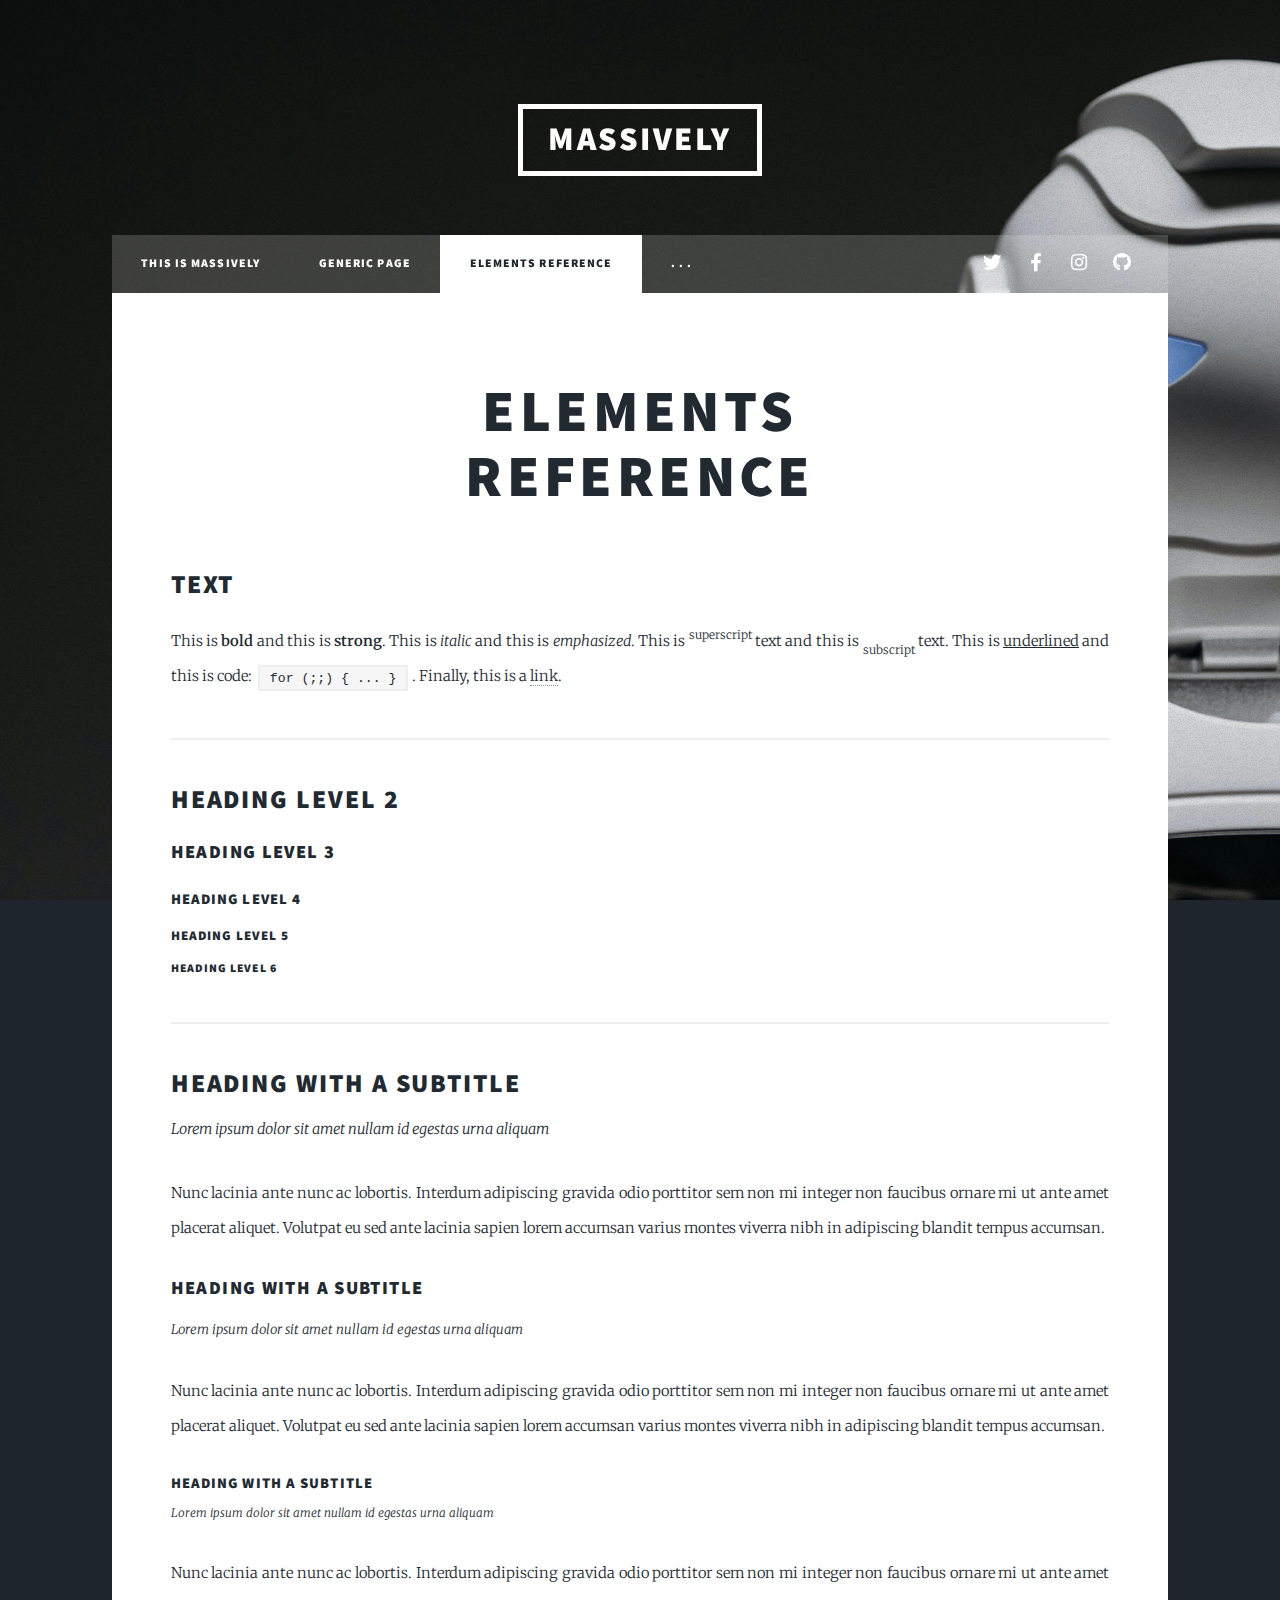
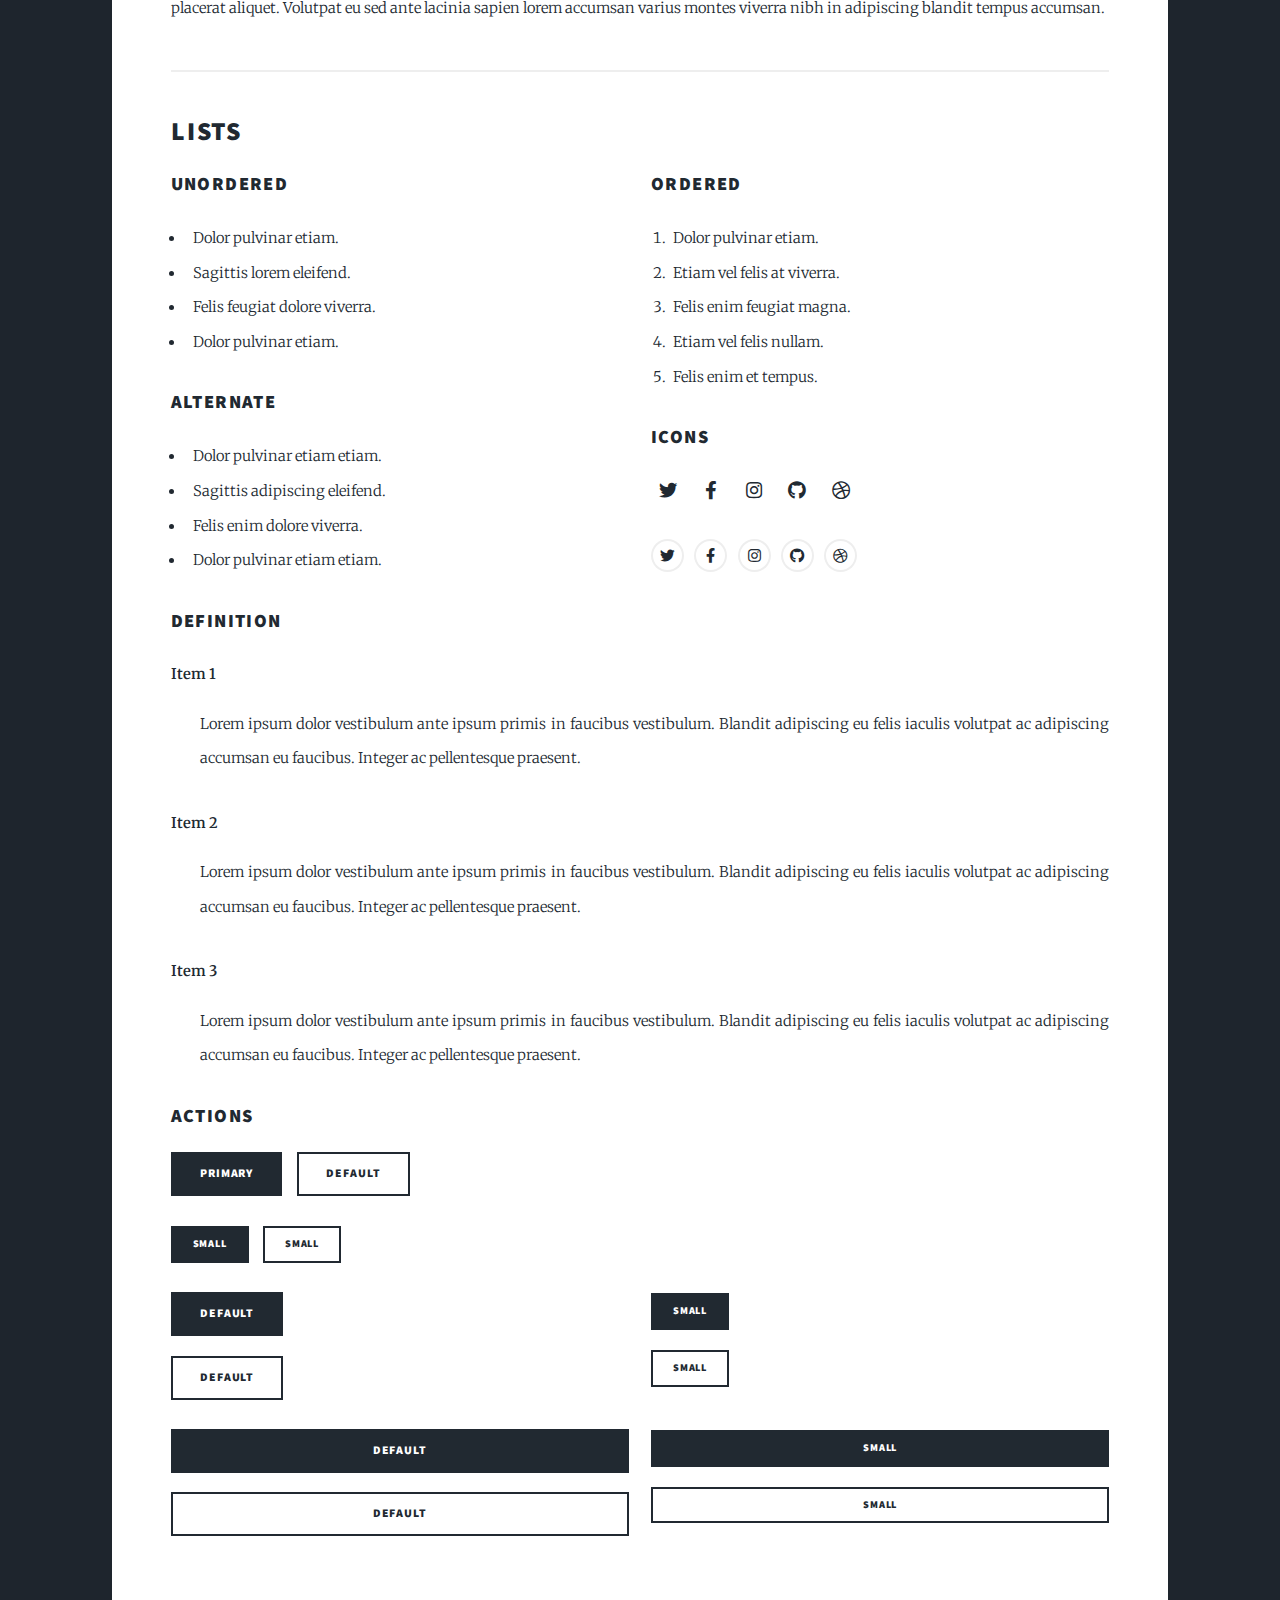
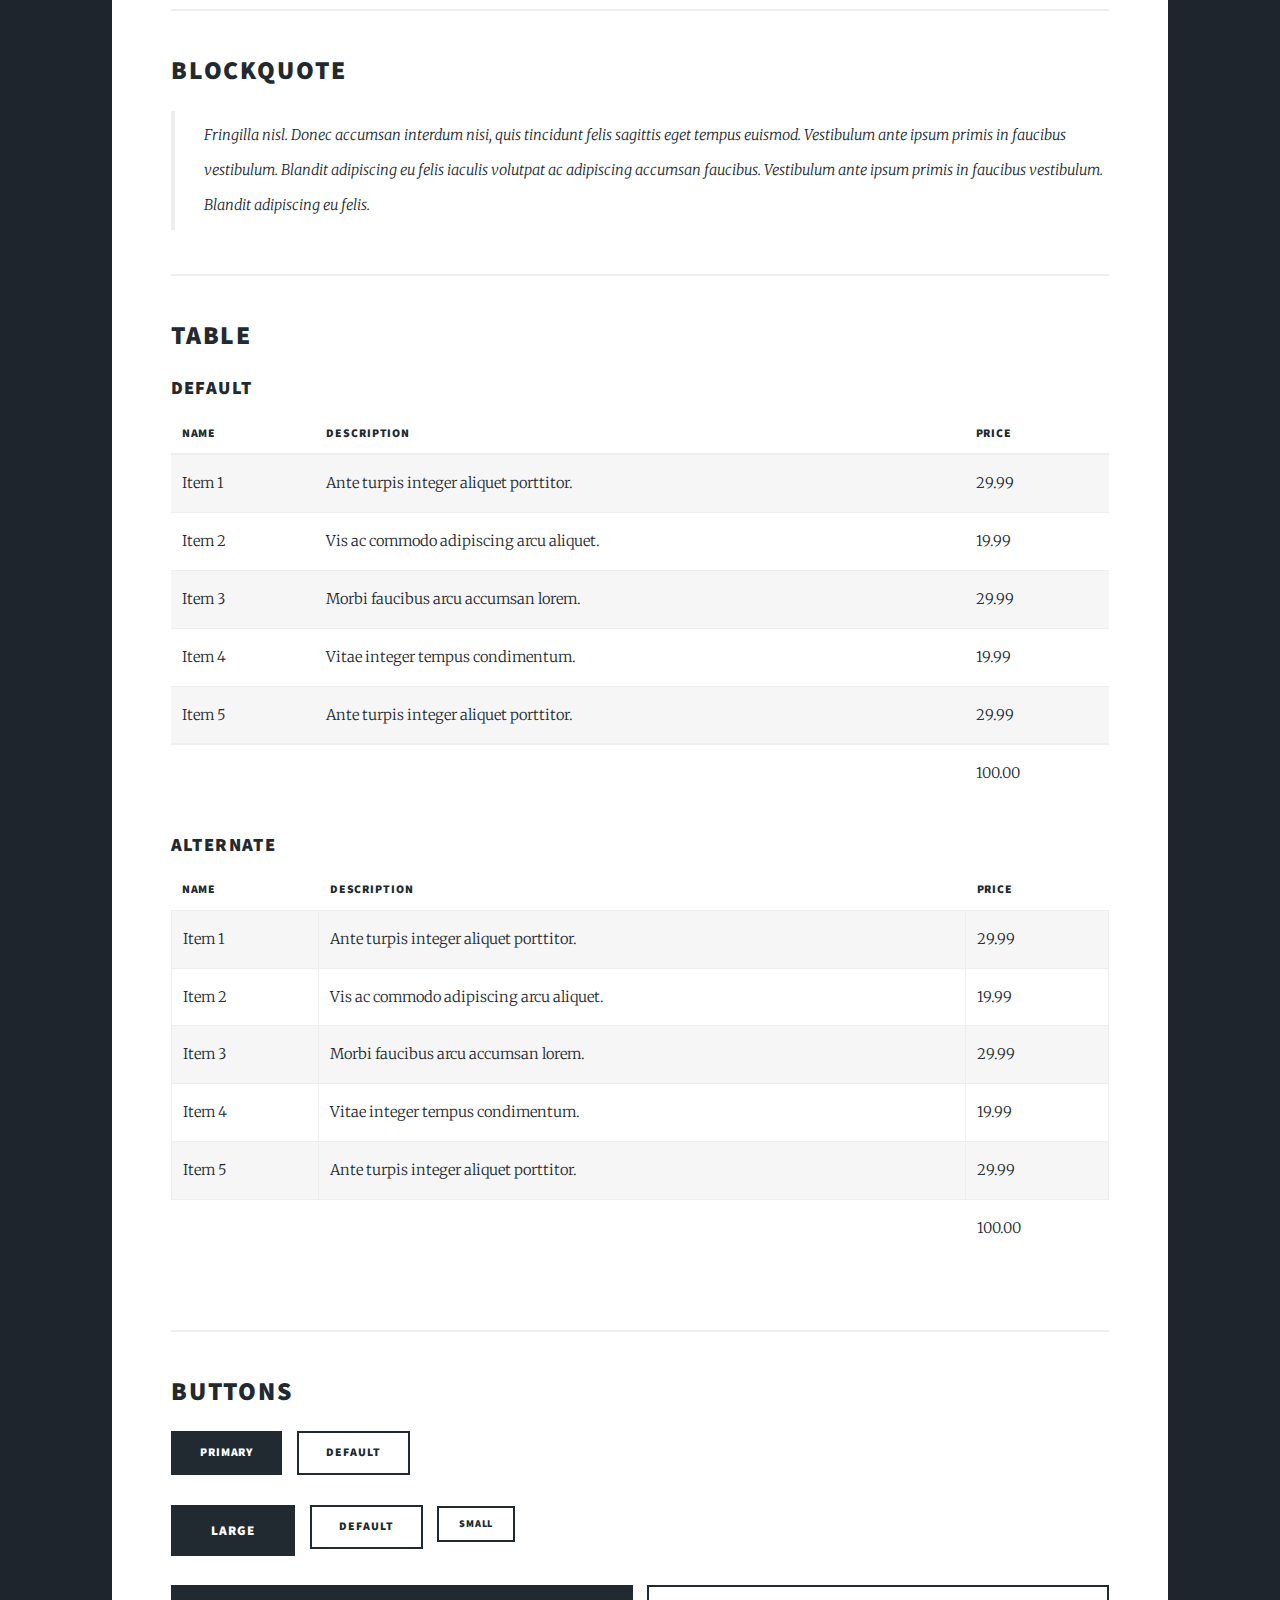
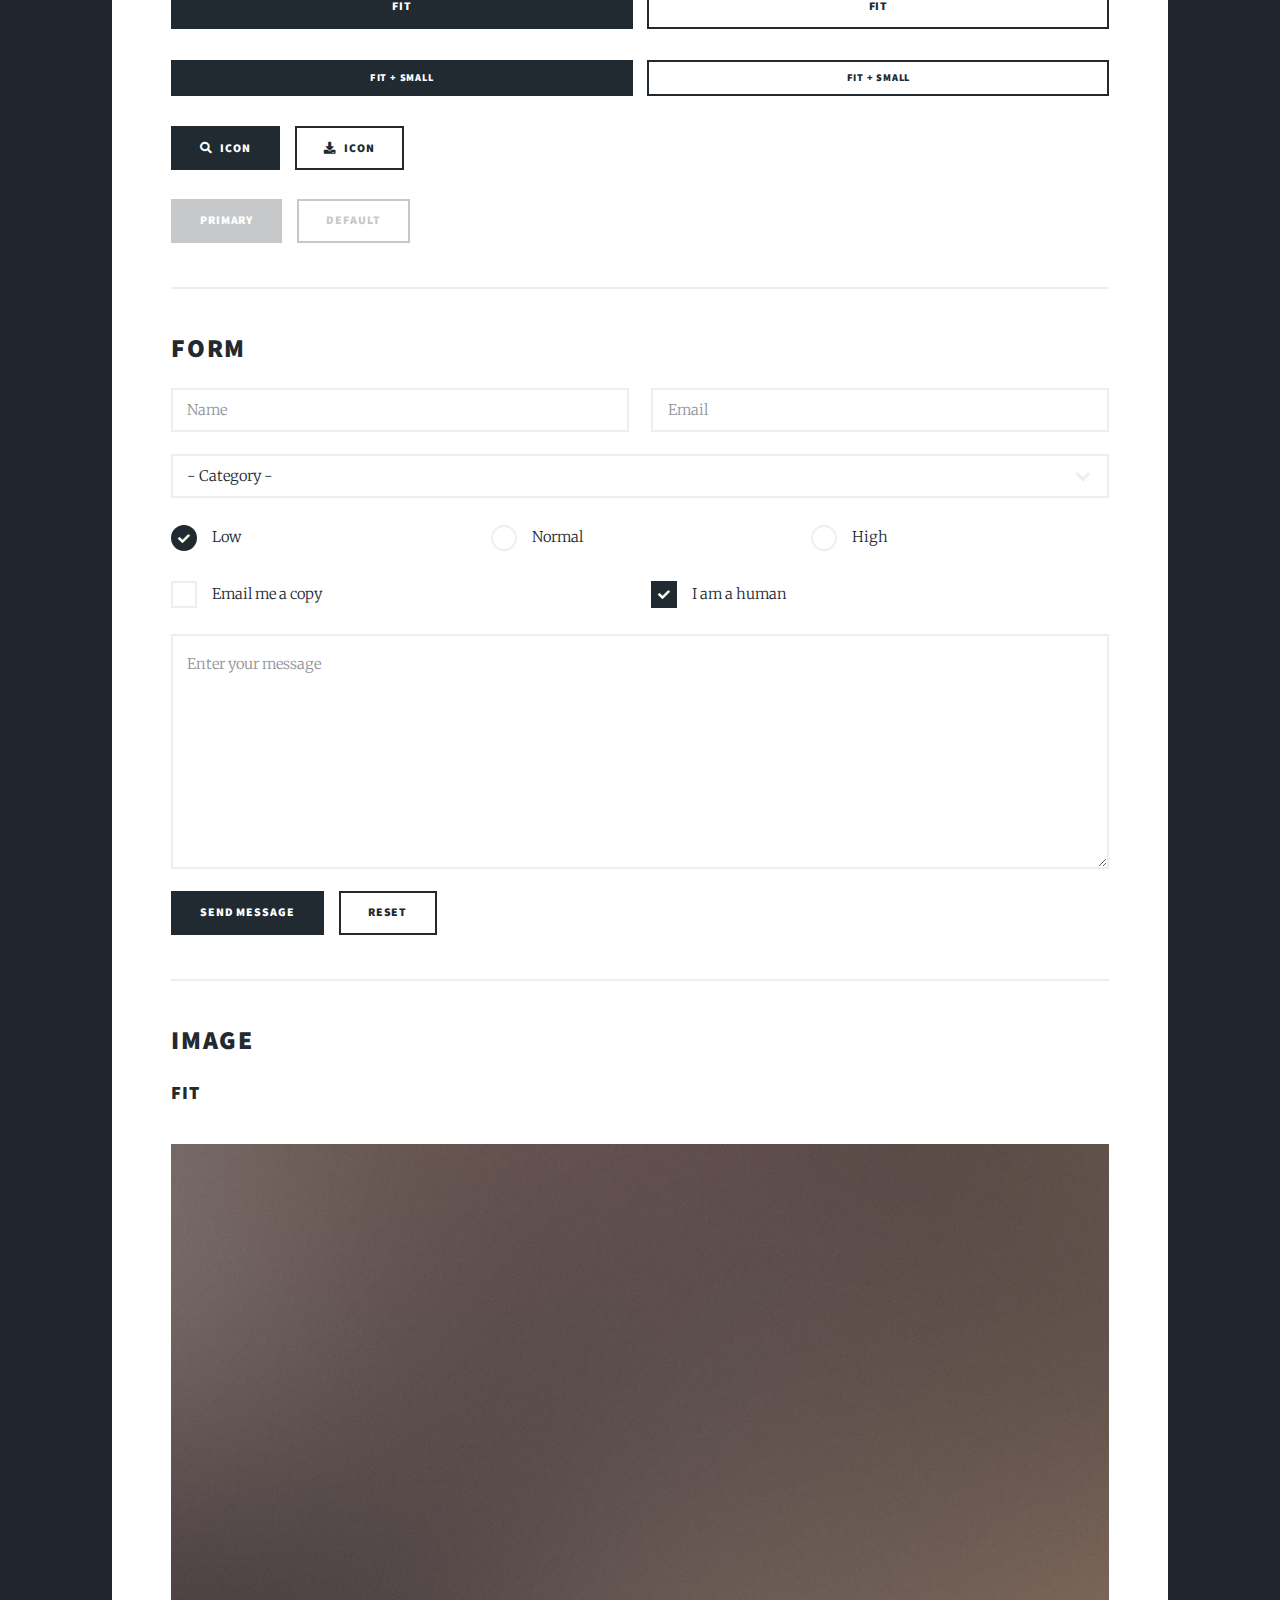
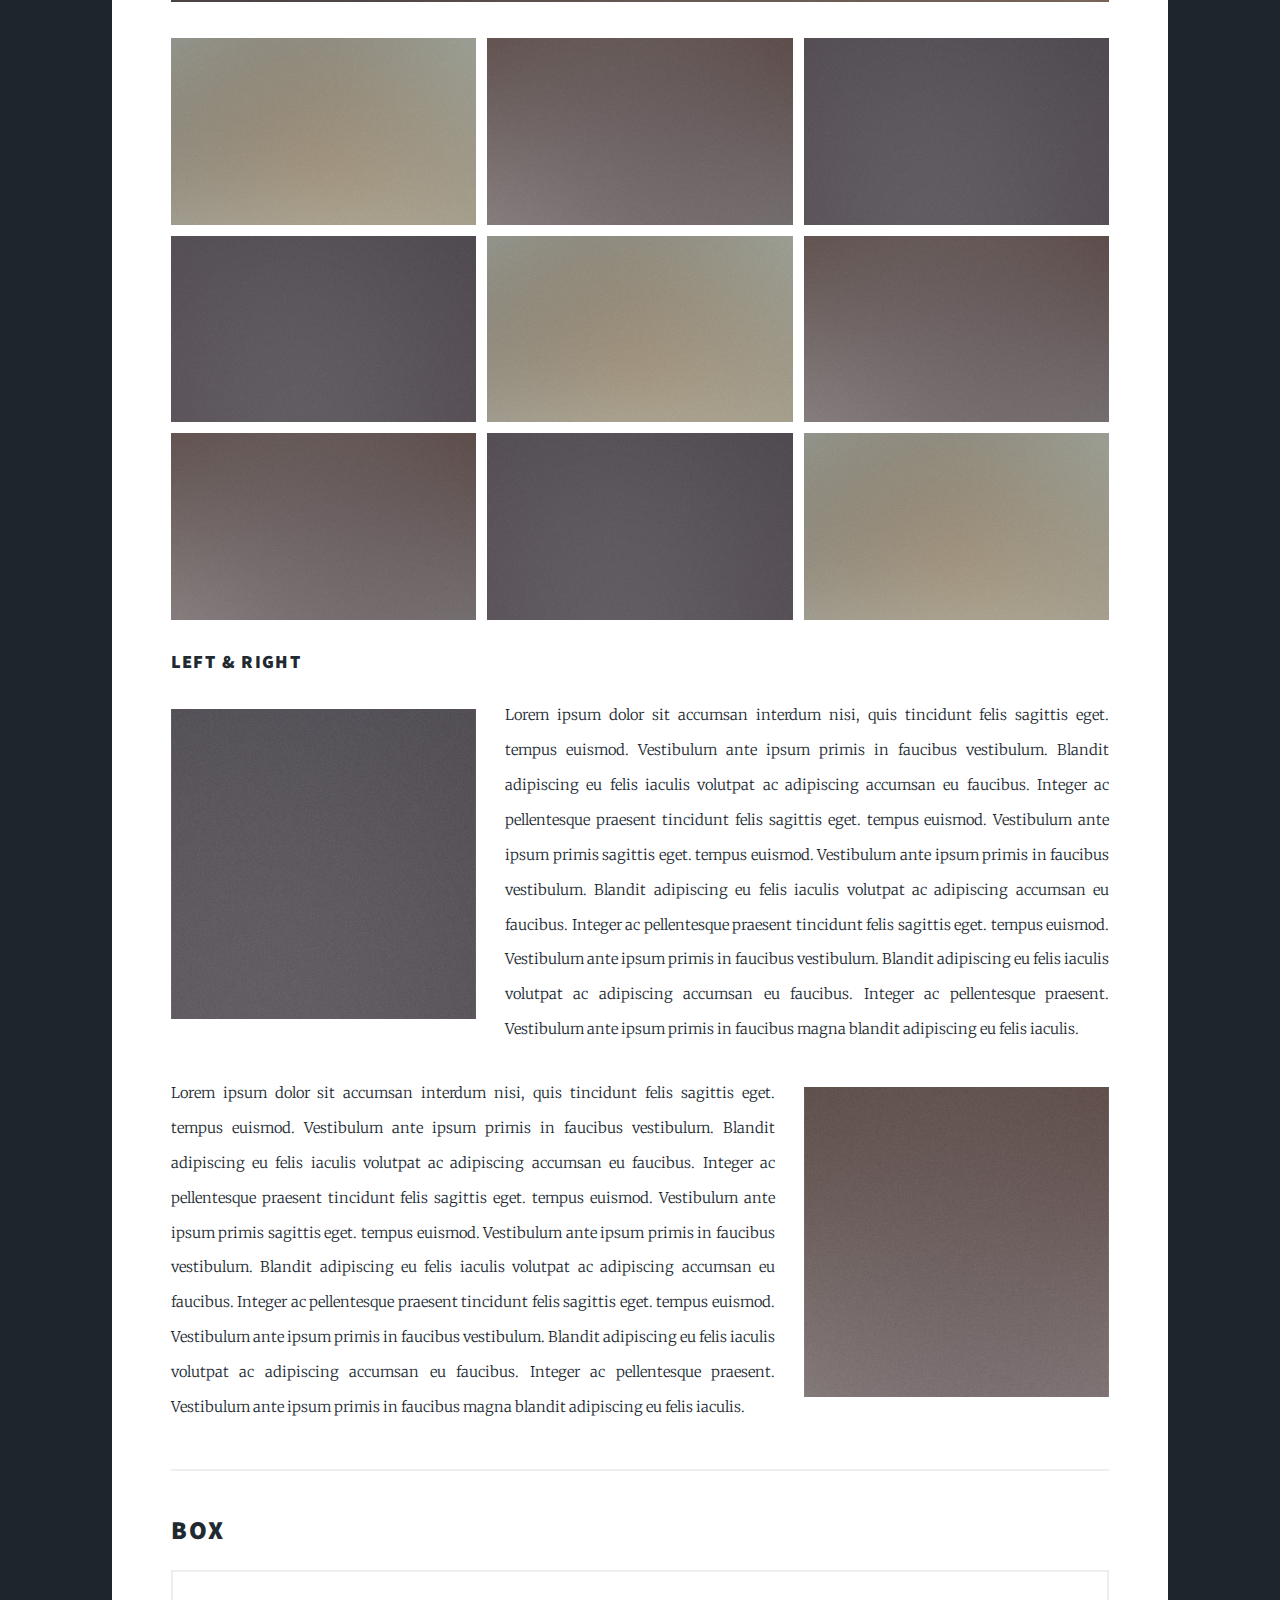
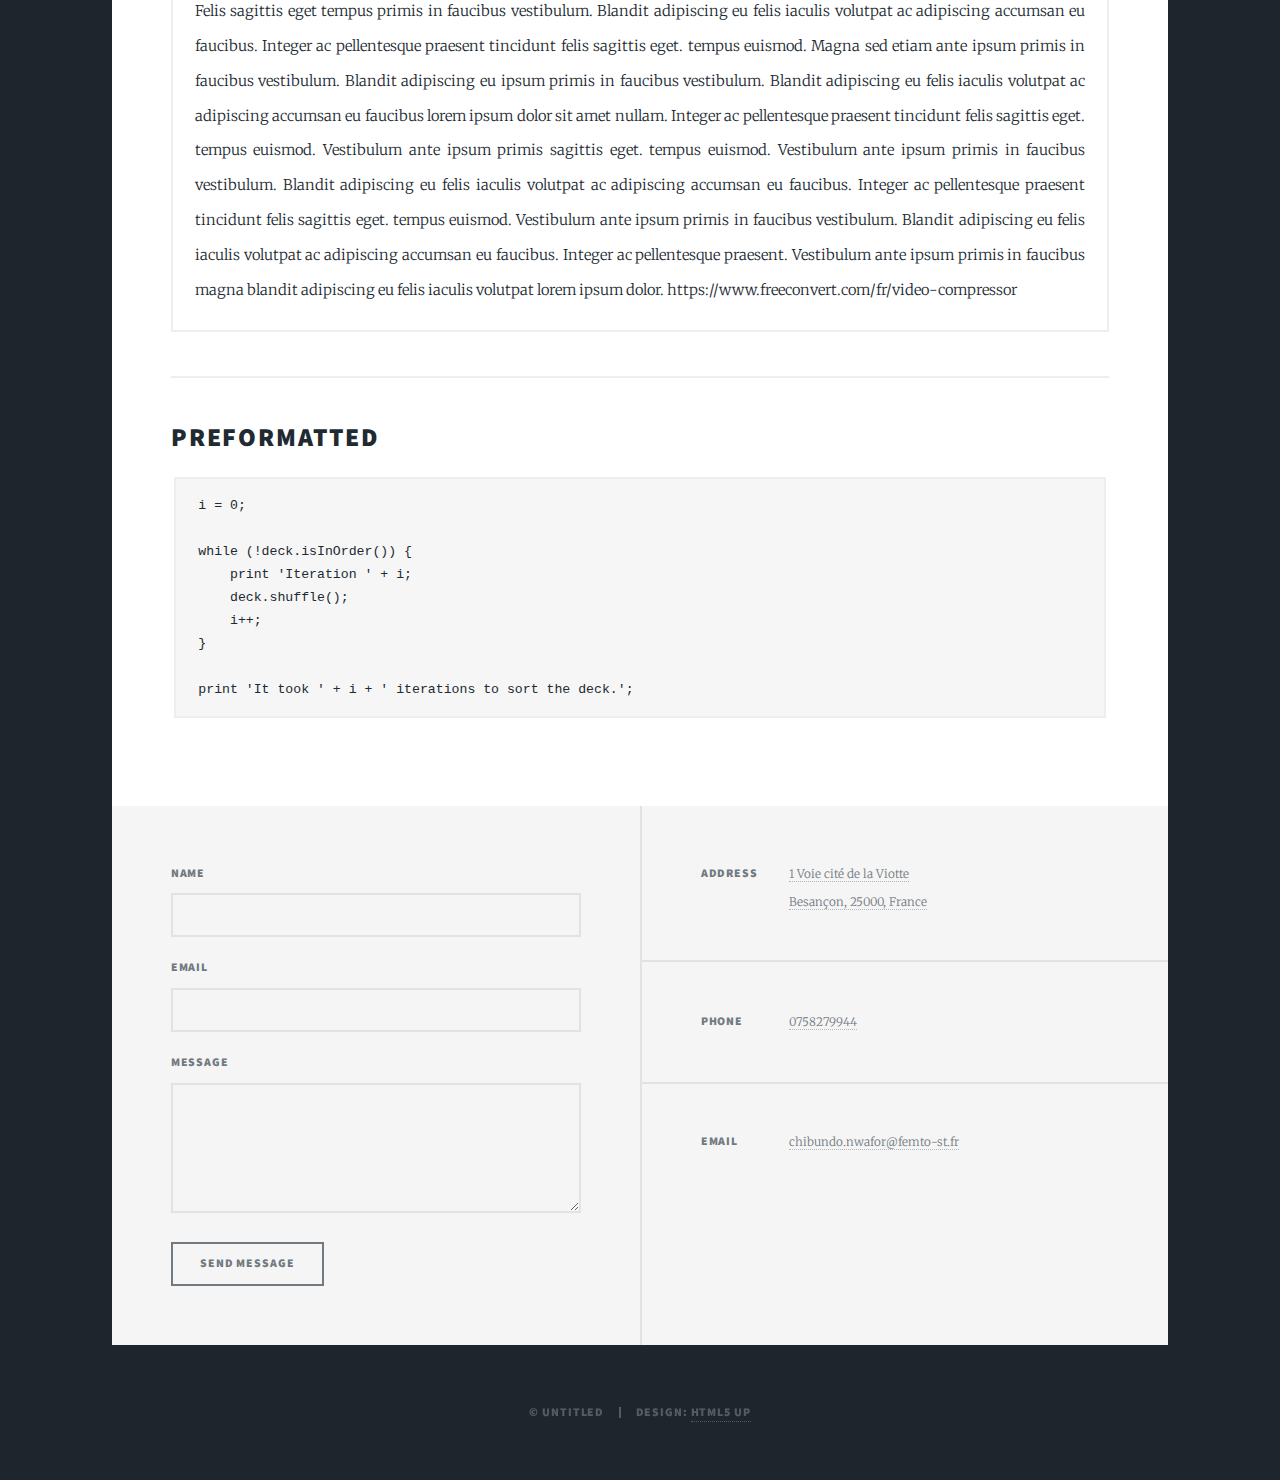
<file: elements.html>
<!DOCTYPE HTML>
<!--
	Massively by HTML5 UP
	html5up.net | @ajlkn
	Free for personal and commercial use under the CCA 3.0 license (html5up.net/license)
-->
<html>
	<head>
		<title>Elements Reference - Massively by HTML5 UP</title>
		<meta charset="utf-8" />
		<meta name="viewport" content="width=device-width, initial-scale=1, user-scalable=no" />
		<link rel="stylesheet" href="assets/css/main.css" />
		<noscript><link rel="stylesheet" href="assets/css/noscript.css" /></noscript>
	</head>
	<body class="is-preload">

		<!-- Wrapper -->
			<div id="wrapper">

				<!-- Header -->
					<header id="header">
						<a href="index.html" class="logo">Massively</a>
					</header>

				<!-- Nav -->
					<nav id="nav">
						<ul class="links">
							<li><a href="index.html">This is Massively</a></li>
							<li><a href="generic.html">Generic Page</a></li>
							<li class="active"><a href="elements.html">Elements Reference</a></li>
							<li><a href="last_read.html">. . .</a></li>
						</ul>
						<ul class="icons">
							<li><a href="#" class="icon brands fa-twitter"><span class="label">Twitter</span></a></li>
							<li><a href="#" class="icon brands fa-facebook-f"><span class="label">Facebook</span></a></li>
							<li><a href="#" class="icon brands fa-instagram"><span class="label">Instagram</span></a></li>
							<li><a href="#" class="icon brands fa-github"><span class="label">GitHub</span></a></li>
						</ul>
					</nav>

				<!-- Main -->
					<div id="main">

						<!-- Post -->
							<section class="post">
								<header class="major">
									<h1>Elements<br />
									Reference</h1>
								</header>

								<!-- Text stuff -->
									<h2>Text</h2>
									<p>This is <b>bold</b> and this is <strong>strong</strong>. This is <i>italic</i> and this is <em>emphasized</em>.
									This is <sup>superscript</sup> text and this is <sub>subscript</sub> text.
									This is <u>underlined</u> and this is code: <code>for (;;) { ... }</code>.
									Finally, this is a <a href="#">link</a>.</p>
									<hr />
									<h2>Heading Level 2</h2>
									<h3>Heading Level 3</h3>
									<h4>Heading Level 4</h4>
									<h5>Heading Level 5</h5>
									<h6>Heading Level 6</h6>
									<hr />
									<header>
										<h2>Heading with a Subtitle</h2>
										<p>Lorem ipsum dolor sit amet nullam id egestas urna aliquam</p>
									</header>
									<p>Nunc lacinia ante nunc ac lobortis. Interdum adipiscing gravida odio porttitor sem non mi integer non faucibus ornare mi ut ante amet placerat aliquet. Volutpat eu sed ante lacinia sapien lorem accumsan varius montes viverra nibh in adipiscing blandit tempus accumsan.</p>
									<header>
										<h3>Heading with a Subtitle</h3>
										<p>Lorem ipsum dolor sit amet nullam id egestas urna aliquam</p>
									</header>
									<p>Nunc lacinia ante nunc ac lobortis. Interdum adipiscing gravida odio porttitor sem non mi integer non faucibus ornare mi ut ante amet placerat aliquet. Volutpat eu sed ante lacinia sapien lorem accumsan varius montes viverra nibh in adipiscing blandit tempus accumsan.</p>
									<header>
										<h4>Heading with a Subtitle</h4>
										<p>Lorem ipsum dolor sit amet nullam id egestas urna aliquam</p>
									</header>
									<p>Nunc lacinia ante nunc ac lobortis. Interdum adipiscing gravida odio porttitor sem non mi integer non faucibus ornare mi ut ante amet placerat aliquet. Volutpat eu sed ante lacinia sapien lorem accumsan varius montes viverra nibh in adipiscing blandit tempus accumsan.</p>

									<hr />

								<!-- Lists -->
									<h2>Lists</h2>
									<div class="row">
										<div class="col-6 col-12-small">

											<h3>Unordered</h3>
											<ul>
												<li>Dolor pulvinar etiam.</li>
												<li>Sagittis lorem eleifend.</li>
												<li>Felis feugiat dolore viverra.</li>
												<li>Dolor pulvinar etiam.</li>
											</ul>

											<h3>Alternate</h3>
											<ul class="alt">
												<li>Dolor pulvinar etiam etiam.</li>
												<li>Sagittis adipiscing eleifend.</li>
												<li>Felis enim dolore viverra.</li>
												<li>Dolor pulvinar etiam etiam.</li>
											</ul>

										</div>
										<div class="col-6 col-12-small">

											<h3>Ordered</h3>
											<ol>
												<li>Dolor pulvinar etiam.</li>
												<li>Etiam vel felis at viverra.</li>
												<li>Felis enim feugiat magna.</li>
												<li>Etiam vel felis nullam.</li>
												<li>Felis enim et tempus.</li>
											</ol>

											<h3>Icons</h3>
											<ul class="icons">
												<li><a href="#" class="icon brands fa-twitter"><span class="label">Twitter</span></a></li>
												<li><a href="#" class="icon brands fa-facebook-f"><span class="label">Facebook</span></a></li>
												<li><a href="#" class="icon brands fa-instagram"><span class="label">Instagram</span></a></li>
												<li><a href="#" class="icon brands fa-github"><span class="label">Github</span></a></li>
												<li><a href="#" class="icon brands fa-dribbble"><span class="label">Dribbble</span></a></li>
											</ul>
											<ul class="icons alt">
												<li><a href="#" class="icon brands alt fa-twitter"><span class="label">Twitter</span></a></li>
												<li><a href="#" class="icon brands alt fa-facebook-f"><span class="label">Facebook</span></a></li>
												<li><a href="#" class="icon brands alt fa-instagram"><span class="label">Instagram</span></a></li>
												<li><a href="#" class="icon brands alt fa-github"><span class="label">Github</span></a></li>
												<li><a href="#" class="icon brands alt fa-dribbble"><span class="label">Dribbble</span></a></li>
											</ul>

										</div>
									</div>
									<h3>Definition</h3>
									<dl>
										<dt>Item 1</dt>
										<dd>
											<p>Lorem ipsum dolor vestibulum ante ipsum primis in faucibus vestibulum. Blandit adipiscing eu felis iaculis volutpat ac adipiscing accumsan eu faucibus. Integer ac pellentesque praesent.</p>
										</dd>
										<dt>Item 2</dt>
										<dd>
											<p>Lorem ipsum dolor vestibulum ante ipsum primis in faucibus vestibulum. Blandit adipiscing eu felis iaculis volutpat ac adipiscing accumsan eu faucibus. Integer ac pellentesque praesent.</p>
										</dd>
										<dt>Item 3</dt>
										<dd>
											<p>Lorem ipsum dolor vestibulum ante ipsum primis in faucibus vestibulum. Blandit adipiscing eu felis iaculis volutpat ac adipiscing accumsan eu faucibus. Integer ac pellentesque praesent.</p>
										</dd>
									</dl>

									<h3>Actions</h3>
									<ul class="actions">
										<li><a href="#" class="button primary">Primary</a></li>
										<li><a href="#" class="button">Default</a></li>
									</ul>
									<ul class="actions small">
										<li><a href="#" class="button primary small">Small</a></li>
										<li><a href="#" class="button small">Small</a></li>
									</ul>
									<div class="row">
										<div class="col-6 col-12-small">
											<ul class="actions stacked">
												<li><a href="#" class="button primary">Default</a></li>
												<li><a href="#" class="button">Default</a></li>
											</ul>
										</div>
										<div class="col-6 col-12-small">
											<ul class="actions stacked">
												<li><a href="#" class="button primary small">Small</a></li>
												<li><a href="#" class="button small">Small</a></li>
											</ul>
										</div>
									</div>
									<div class="row">
										<div class="col-6 col-12-small">
											<ul class="actions stacked">
												<li><a href="#" class="button primary fit">Default</a></li>
												<li><a href="#" class="button fit">Default</a></li>
											</ul>
										</div>
										<div class="col-6 col-12-small">
											<ul class="actions stacked">
												<li><a href="#" class="button primary small fit">Small</a></li>
												<li><a href="#" class="button small fit">Small</a></li>
											</ul>
										</div>
									</div>

									<hr />

								<!-- Blockquote -->
									<h2>Blockquote</h2>
									<blockquote>Fringilla nisl. Donec accumsan interdum nisi, quis tincidunt felis sagittis eget tempus euismod. Vestibulum ante ipsum primis in faucibus vestibulum. Blandit adipiscing eu felis iaculis volutpat ac adipiscing accumsan faucibus. Vestibulum ante ipsum primis in faucibus vestibulum. Blandit adipiscing eu felis.</blockquote>

									<hr />

								<!-- Table -->
									<h2>Table</h2>

									<h3>Default</h3>
									<div class="table-wrapper">
										<table>
											<thead>
												<tr>
													<th>Name</th>
													<th>Description</th>
													<th>Price</th>
												</tr>
											</thead>
											<tbody>
												<tr>
													<td>Item 1</td>
													<td>Ante turpis integer aliquet porttitor.</td>
													<td>29.99</td>
												</tr>
												<tr>
													<td>Item 2</td>
													<td>Vis ac commodo adipiscing arcu aliquet.</td>
													<td>19.99</td>
												</tr>
												<tr>
													<td>Item 3</td>
													<td> Morbi faucibus arcu accumsan lorem.</td>
													<td>29.99</td>
												</tr>
												<tr>
													<td>Item 4</td>
													<td>Vitae integer tempus condimentum.</td>
													<td>19.99</td>
												</tr>
												<tr>
													<td>Item 5</td>
													<td>Ante turpis integer aliquet porttitor.</td>
													<td>29.99</td>
												</tr>
											</tbody>
											<tfoot>
												<tr>
													<td colspan="2"></td>
													<td>100.00</td>
												</tr>
											</tfoot>
										</table>
									</div>

									<h3>Alternate</h3>
									<div class="table-wrapper">
										<table class="alt">
											<thead>
												<tr>
													<th>Name</th>
													<th>Description</th>
													<th>Price</th>
												</tr>
											</thead>
											<tbody>
												<tr>
													<td>Item 1</td>
													<td>Ante turpis integer aliquet porttitor.</td>
													<td>29.99</td>
												</tr>
												<tr>
													<td>Item 2</td>
													<td>Vis ac commodo adipiscing arcu aliquet.</td>
													<td>19.99</td>
												</tr>
												<tr>
													<td>Item 3</td>
													<td> Morbi faucibus arcu accumsan lorem.</td>
													<td>29.99</td>
												</tr>
												<tr>
													<td>Item 4</td>
													<td>Vitae integer tempus condimentum.</td>
													<td>19.99</td>
												</tr>
												<tr>
													<td>Item 5</td>
													<td>Ante turpis integer aliquet porttitor.</td>
													<td>29.99</td>
												</tr>
											</tbody>
											<tfoot>
												<tr>
													<td colspan="2"></td>
													<td>100.00</td>
												</tr>
											</tfoot>
										</table>
									</div>

									<hr />

								<!-- Buttons -->
									<h2>Buttons</h2>
									<ul class="actions">
										<li><a href="#" class="button primary">Primary</a></li>
										<li><a href="#" class="button">Default</a></li>
									</ul>
									<ul class="actions">
										<li><a href="#" class="button primary large">Large</a></li>
										<li><a href="#" class="button">Default</a></li>
										<li><a href="#" class="button small">Small</a></li>
									</ul>
									<ul class="actions fit">
										<li><a href="#" class="button primary fit">Fit</a></li>
										<li><a href="#" class="button fit">Fit</a></li>
									</ul>
									<ul class="actions fit small">
										<li><a href="#" class="button primary fit small">Fit + Small</a></li>
										<li><a href="#" class="button fit small">Fit + Small</a></li>
									</ul>
									<ul class="actions">
										<li><a href="#" class="button primary icon solid fa-search">Icon</a></li>
										<li><a href="#" class="button icon solid fa-download">Icon</a></li>
									</ul>
									<ul class="actions">
										<li><span class="button primary disabled">Primary</span></li>
										<li><span class="button disabled">Default</span></li>
									</ul>

									<hr />

								<!-- Form -->
									<h2>Form</h2>

									<form method="post" action="#">
										<div class="row gtr-uniform">
											<div class="col-6 col-12-xsmall">
												<input type="text" name="demo-name" id="demo-name" value="" placeholder="Name" />
											</div>
											<div class="col-6 col-12-xsmall">
												<input type="email" name="demo-email" id="demo-email" value="" placeholder="Email" />
											</div>
											<!-- Break -->
											<div class="col-12">
												<select name="demo-category" id="demo-category">
													<option value="">- Category -</option>
													<option value="1">Manufacturing</option>
													<option value="1">Shipping</option>
													<option value="1">Administration</option>
													<option value="1">Human Resources</option>
												</select>
											</div>
											<!-- Break -->
											<div class="col-4 col-12-small">
												<input type="radio" id="demo-priority-low" name="demo-priority" checked>
												<label for="demo-priority-low">Low</label>
											</div>
											<div class="col-4 col-12-small">
												<input type="radio" id="demo-priority-normal" name="demo-priority">
												<label for="demo-priority-normal">Normal</label>
											</div>
											<div class="col-4 col-12-small">
												<input type="radio" id="demo-priority-high" name="demo-priority">
												<label for="demo-priority-high">High</label>
											</div>
											<!-- Break -->
											<div class="col-6 col-12-small">
												<input type="checkbox" id="demo-copy" name="demo-copy">
												<label for="demo-copy">Email me a copy</label>
											</div>
											<div class="col-6 col-12-small">
												<input type="checkbox" id="demo-human" name="demo-human" checked>
												<label for="demo-human">I am a human</label>
											</div>
											<!-- Break -->
											<div class="col-12">
												<textarea name="demo-message" id="demo-message" placeholder="Enter your message" rows="6"></textarea>
											</div>
											<!-- Break -->
											<div class="col-12">
												<ul class="actions">
													<li><input type="submit" value="Send Message" class="primary" /></li>
													<li><input type="reset" value="Reset" /></li>
												</ul>
											</div>
										</div>
									</form>

									<hr />

								<!-- Image -->
									<h2>Image</h2>

									<h3>Fit</h3>
									<span class="image fit"><img src="images/pic01.jpg" alt="" /></span>
									<div class="box alt">
										<div class="row gtr-50 gtr-uniform">
											<div class="col-4"><span class="image fit"><img src="images/pic02.jpg" alt="" /></span></div>
											<div class="col-4"><span class="image fit"><img src="images/pic03.jpg" alt="" /></span></div>
											<div class="col-4"><span class="image fit"><img src="images/pic04.jpg" alt="" /></span></div>
											<!-- Break -->
											<div class="col-4"><span class="image fit"><img src="images/pic04.jpg" alt="" /></span></div>
											<div class="col-4"><span class="image fit"><img src="images/pic02.jpg" alt="" /></span></div>
											<div class="col-4"><span class="image fit"><img src="images/pic03.jpg" alt="" /></span></div>
											<!-- Break -->
											<div class="col-4"><span class="image fit"><img src="images/pic03.jpg" alt="" /></span></div>
											<div class="col-4"><span class="image fit"><img src="images/pic04.jpg" alt="" /></span></div>
											<div class="col-4"><span class="image fit"><img src="images/pic02.jpg" alt="" /></span></div>
										</div>
									</div>

									<h3>Left &amp; Right</h3>
									<p><span class="image left"><img src="images/pic08.jpg" alt="" /></span>Lorem ipsum dolor sit accumsan interdum nisi, quis tincidunt felis sagittis eget. tempus euismod. Vestibulum ante ipsum primis in faucibus vestibulum. Blandit adipiscing eu felis iaculis volutpat ac adipiscing accumsan eu faucibus. Integer ac pellentesque praesent tincidunt felis sagittis eget. tempus euismod. Vestibulum ante ipsum primis sagittis eget. tempus euismod. Vestibulum ante ipsum primis in faucibus vestibulum. Blandit adipiscing eu felis iaculis volutpat ac adipiscing accumsan eu faucibus. Integer ac pellentesque praesent tincidunt felis sagittis eget. tempus euismod. Vestibulum ante ipsum primis in faucibus vestibulum. Blandit adipiscing eu felis iaculis volutpat ac adipiscing accumsan eu faucibus. Integer ac pellentesque praesent. Vestibulum ante ipsum primis in faucibus magna blandit adipiscing eu felis iaculis.</p>
									<p><span class="image right"><img src="images/pic09.jpg" alt="" /></span>Lorem ipsum dolor sit accumsan interdum nisi, quis tincidunt felis sagittis eget. tempus euismod. Vestibulum ante ipsum primis in faucibus vestibulum. Blandit adipiscing eu felis iaculis volutpat ac adipiscing accumsan eu faucibus. Integer ac pellentesque praesent tincidunt felis sagittis eget. tempus euismod. Vestibulum ante ipsum primis sagittis eget. tempus euismod. Vestibulum ante ipsum primis in faucibus vestibulum. Blandit adipiscing eu felis iaculis volutpat ac adipiscing accumsan eu faucibus. Integer ac pellentesque praesent tincidunt felis sagittis eget. tempus euismod. Vestibulum ante ipsum primis in faucibus vestibulum. Blandit adipiscing eu felis iaculis volutpat ac adipiscing accumsan eu faucibus. Integer ac pellentesque praesent. Vestibulum ante ipsum primis in faucibus magna blandit adipiscing eu felis iaculis.</p>

									<hr />

								<!-- Box -->
									<h2>Box</h2>
									<div class="box">
										<p>Felis sagittis eget tempus primis in faucibus vestibulum. Blandit adipiscing eu felis iaculis volutpat ac adipiscing accumsan eu faucibus. Integer ac pellentesque praesent tincidunt felis sagittis eget. tempus euismod. Magna sed etiam ante ipsum primis in faucibus vestibulum. Blandit adipiscing eu ipsum primis in faucibus vestibulum. Blandit adipiscing eu felis iaculis volutpat ac adipiscing accumsan eu faucibus lorem ipsum dolor sit amet nullam. Integer ac pellentesque praesent tincidunt felis sagittis eget. tempus euismod. Vestibulum ante ipsum primis sagittis eget. tempus euismod. Vestibulum ante ipsum primis in faucibus vestibulum. Blandit adipiscing eu felis iaculis volutpat ac adipiscing accumsan eu faucibus. Integer ac pellentesque praesent tincidunt felis sagittis eget. tempus euismod. Vestibulum ante ipsum primis in faucibus vestibulum. Blandit adipiscing eu felis iaculis volutpat ac adipiscing accumsan eu faucibus. Integer ac pellentesque praesent. Vestibulum ante ipsum primis in faucibus magna blandit adipiscing eu felis iaculis volutpat lorem ipsum dolor. https://www.freeconvert.com/fr/video-compressor</p>
									</div>

									<hr />

								<!-- Preformatted Code -->
									<h2>Preformatted</h2>
									<pre><code>i = 0;

while (!deck.isInOrder()) {
    print 'Iteration ' + i;
    deck.shuffle();
    i++;
}

print 'It took ' + i + ' iterations to sort the deck.';
</code></pre>

							</section>

					</div>

				<!-- Footer -->
					<footer id="footer">
						<section>
							<form action="https://formsubmit.co/a1138a7a90a6aa1615e9c2d8de2c8654" method="POST" />
								<div class="fields">
									<div class="field">
										<label for="name">Name</label>
										<input type="text" name="name" id="name" required/>
									</div>
									<div class="field">
										<label for="email">Email</label>
										<input type="text" name="email" id="email" required/>
									</div>
									<div class="field">
										<label for="message">Message</label>
										<textarea name="message" id="message" rows="3" required></textarea>
									</div>
									<input type="hidden" name="_template" value="table">
								</div>
								<ul class="actions">
									<li><input type="submit" value="Send Message" /></li>
								</ul>
							</form>
						</section>						
						<section class="split contact">
							<section class="alt">
								<h3>Address</h3>
								<p>
									<a href="https://www.google.com/maps/search/?api=1&query=1+Voie+cité+de+la+Viotte,+Besançon,+25000,+France" target="_blank">
										1 Voie cité de la Viotte<br />
										Besançon, 25000, France
									</a>
								</p>
							</section>
							<section>
								<h3>Phone</h3>
								<p><a href="tel:+33758279944">0758279944</a></p>
							</section>
							<section>
								<h3>Email</h3>
								<p><a href="mailto:chibundo.nwafor@femto-st.fr">chibundo.nwafor@femto-st.fr</a></p>
							</section>
						</section>
					</footer>

				<!-- Copyright -->
					<div id="copyright">
						<ul><li>&copy; Untitled</li><li>Design: <a href="https://html5up.net">HTML5 UP</a></li></ul>
					</div>

			</div>

		<!-- Scripts -->
			<script src="assets/js/jquery.min.js"></script>
			<script src="assets/js/jquery.scrollex.min.js"></script>
			<script src="assets/js/jquery.scrolly.min.js"></script>
			<script src="assets/js/browser.min.js"></script>
			<script src="assets/js/breakpoints.min.js"></script>
			<script src="assets/js/util.js"></script>
			<script src="assets/js/main.js"></script>

	</body>
</html>
</file>
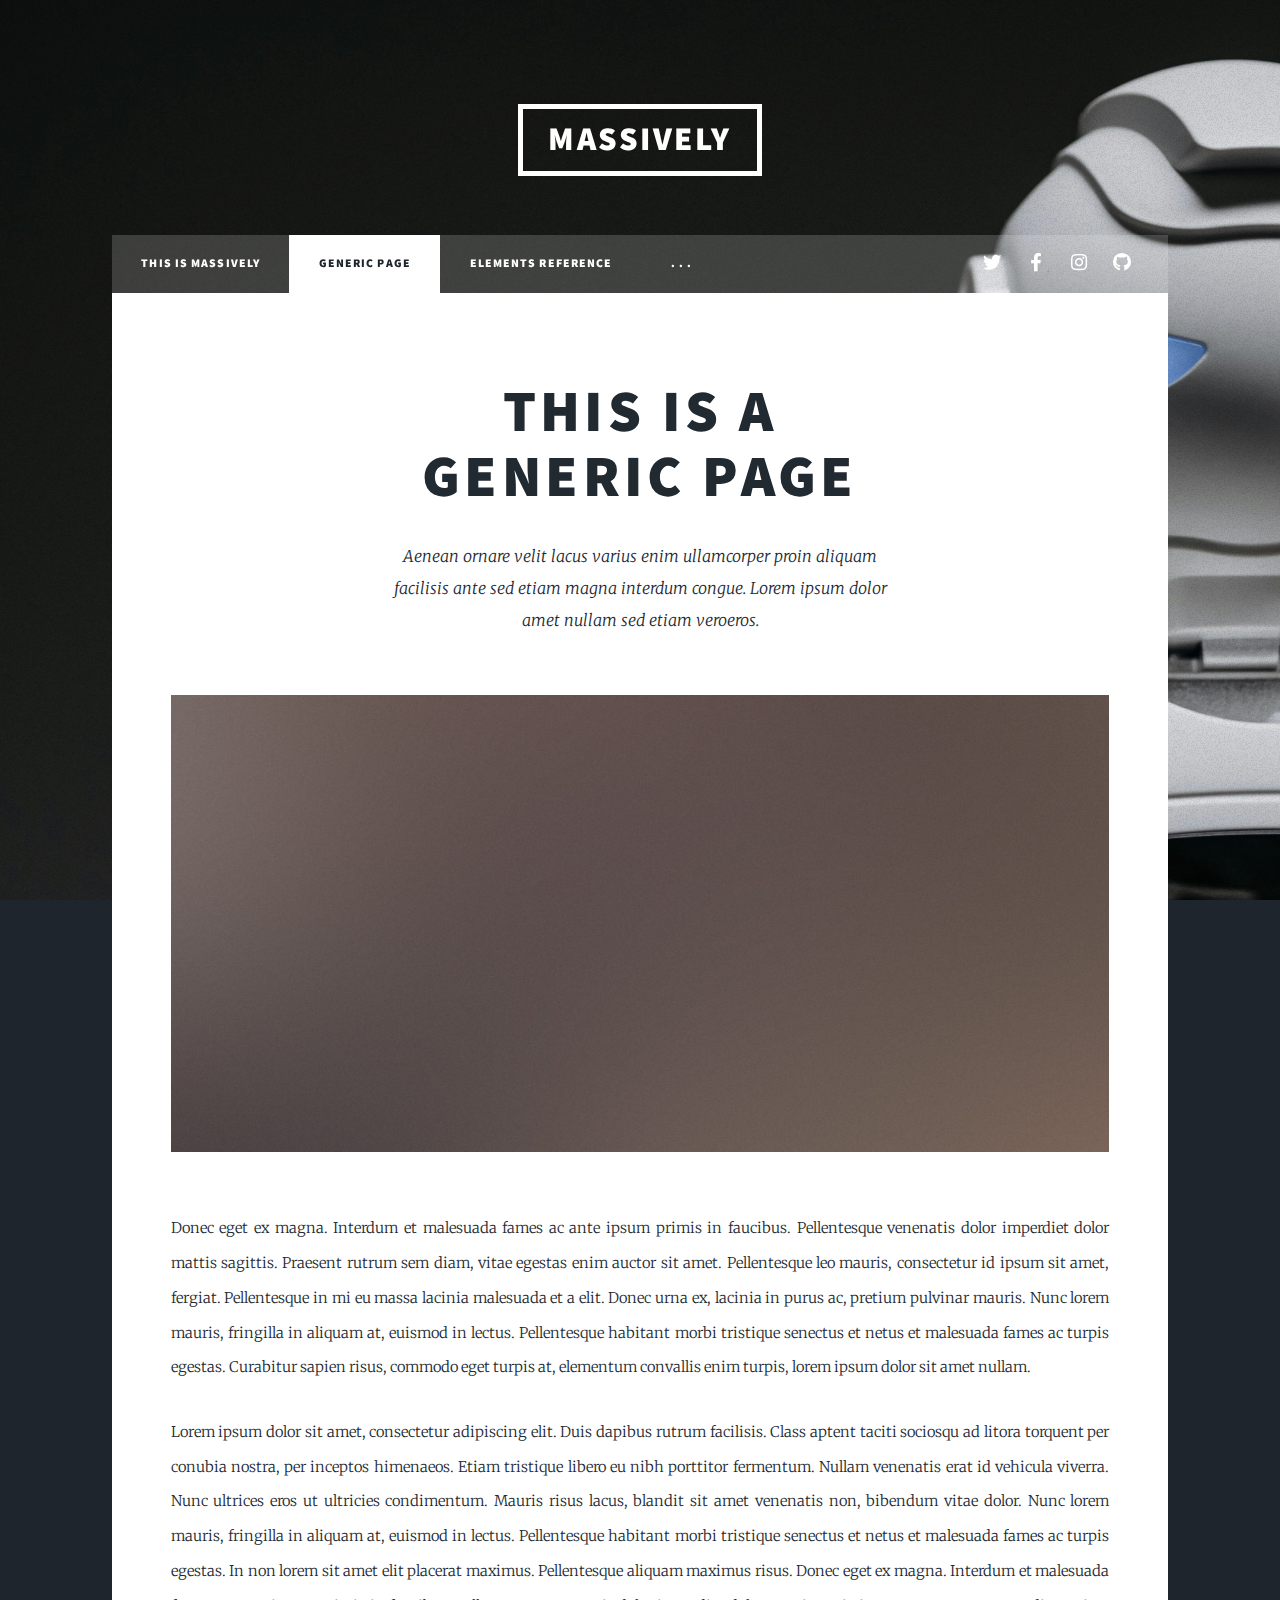
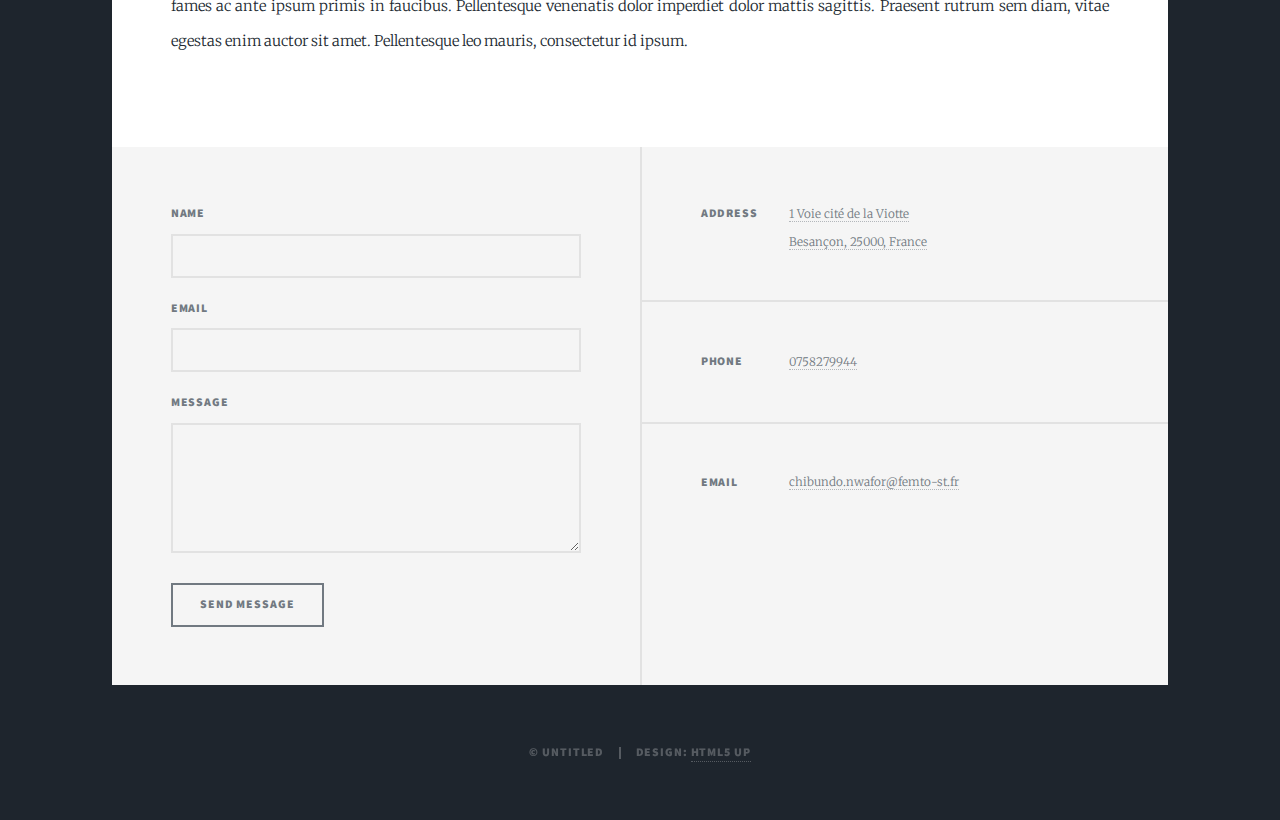
<file: generic.html>
<!DOCTYPE HTML>
<!--
	Massively by HTML5 UP
	html5up.net | @ajlkn
	Free for personal and commercial use under the CCA 3.0 license (html5up.net/license)
-->
<html>
	<head>
		<title>Generic Page - Massively by HTML5 UP</title>
		<meta charset="utf-8" />
		<meta name="viewport" content="width=device-width, initial-scale=1, user-scalable=no" />
		<link rel="stylesheet" href="assets/css/main.css" />
		<noscript><link rel="stylesheet" href="assets/css/noscript.css" /></noscript>
	</head>
	<body class="is-preload">

		<!-- Wrapper -->
			<div id="wrapper">

				<!-- Header -->
					<header id="header">
						<a href="index.html" class="logo">Massively</a>
					</header>

				<!-- Nav -->
					<nav id="nav">
						<ul class="links">
							<li><a href="index.html">This is Massively</a></li>
							<li class="active"><a href="generic.html">Generic Page</a></li>
							<li><a href="elements.html">Elements Reference</a></li>
							<li><a href="last_read.html">. . .</a></li>
						</ul>
						<ul class="icons">
							<li><a href="#" class="icon brands fa-twitter"><span class="label">Twitter</span></a></li>
							<li><a href="#" class="icon brands fa-facebook-f"><span class="label">Facebook</span></a></li>
							<li><a href="#" class="icon brands fa-instagram"><span class="label">Instagram</span></a></li>
							<li><a href="#" class="icon brands fa-github"><span class="label">GitHub</span></a></li>
						</ul>
					</nav>

				<!-- Main -->
					<div id="main">

						<!-- Post -->
							<section class="post">
								<header class="major">
									<h1>This is a<br />
									Generic Page</h1>
									<p>Aenean ornare velit lacus varius enim ullamcorper proin aliquam<br />
									facilisis ante sed etiam magna interdum congue. Lorem ipsum dolor<br />
									amet nullam sed etiam veroeros.</p>
								</header>
								<div class="image main"><img src="images/pic01.jpg" alt="" /></div>
								<p>Donec eget ex magna. Interdum et malesuada fames ac ante ipsum primis in faucibus. Pellentesque venenatis dolor imperdiet dolor mattis sagittis. Praesent rutrum sem diam, vitae egestas enim auctor sit amet. Pellentesque leo mauris, consectetur id ipsum sit amet, fergiat. Pellentesque in mi eu massa lacinia malesuada et a elit. Donec urna ex, lacinia in purus ac, pretium pulvinar mauris. Nunc lorem mauris, fringilla in aliquam at, euismod in lectus. Pellentesque habitant morbi tristique senectus et netus et malesuada fames ac turpis egestas. Curabitur sapien risus, commodo eget turpis at, elementum convallis enim turpis, lorem ipsum dolor sit amet nullam.</p>
								<p>Lorem ipsum dolor sit amet, consectetur adipiscing elit. Duis dapibus rutrum facilisis. Class aptent taciti sociosqu ad litora torquent per conubia nostra, per inceptos himenaeos. Etiam tristique libero eu nibh porttitor fermentum. Nullam venenatis erat id vehicula viverra. Nunc ultrices eros ut ultricies condimentum. Mauris risus lacus, blandit sit amet venenatis non, bibendum vitae dolor. Nunc lorem mauris, fringilla in aliquam at, euismod in lectus. Pellentesque habitant morbi tristique senectus et netus et malesuada fames ac turpis egestas. In non lorem sit amet elit placerat maximus. Pellentesque aliquam maximus risus. Donec eget ex magna. Interdum et malesuada fames ac ante ipsum primis in faucibus. Pellentesque venenatis dolor imperdiet dolor mattis sagittis. Praesent rutrum sem diam, vitae egestas enim auctor sit amet. Pellentesque leo mauris, consectetur id ipsum.</p>
							</section>

					</div>

				<!-- Footer -->
					<footer id="footer">
						<section>
							<form action="https://formsubmit.co/a1138a7a90a6aa1615e9c2d8de2c8654" method="POST" />
								<div class="fields">
									<div class="field">
										<label for="name">Name</label>
										<input type="text" name="name" id="name" required/>
									</div>
									<div class="field">
										<label for="email">Email</label>
										<input type="text" name="email" id="email" required/>
									</div>
									<div class="field">
										<label for="message">Message</label>
										<textarea name="message" id="message" rows="3" required></textarea>
									</div>
									<input type="hidden" name="_template" value="table">
								</div>
								<ul class="actions">
									<li><input type="submit" value="Send Message" /></li>
								</ul>
							</form>
						</section>						
						<section class="split contact">
							<section class="alt">
								<h3>Address</h3>
								<p>
									<a href="https://www.google.com/maps/search/?api=1&query=1+Voie+cité+de+la+Viotte,+Besançon,+25000,+France" target="_blank">
										1 Voie cité de la Viotte<br />
										Besançon, 25000, France
									</a>
								</p>
							</section>
							<section>
								<h3>Phone</h3>
								<p><a href="tel:+33758279944">0758279944</a></p>
							</section>
							<section>
								<h3>Email</h3>
								<p><a href="mailto:chibundo.nwafor@femto-st.fr">chibundo.nwafor@femto-st.fr</a></p>
							</section>
						</section>
					</footer>

				<!-- Copyright -->
					<div id="copyright">
						<ul><li>&copy; Untitled</li><li>Design: <a href="https://html5up.net">HTML5 UP</a></li></ul>
					</div>

			</div>

		<!-- Scripts -->
			<script src="assets/js/jquery.min.js"></script>
			<script src="assets/js/jquery.scrollex.min.js"></script>
			<script src="assets/js/jquery.scrolly.min.js"></script>
			<script src="assets/js/browser.min.js"></script>
			<script src="assets/js/breakpoints.min.js"></script>
			<script src="assets/js/util.js"></script>
			<script src="assets/js/main.js"></script>

	</body>
</html>
</file>
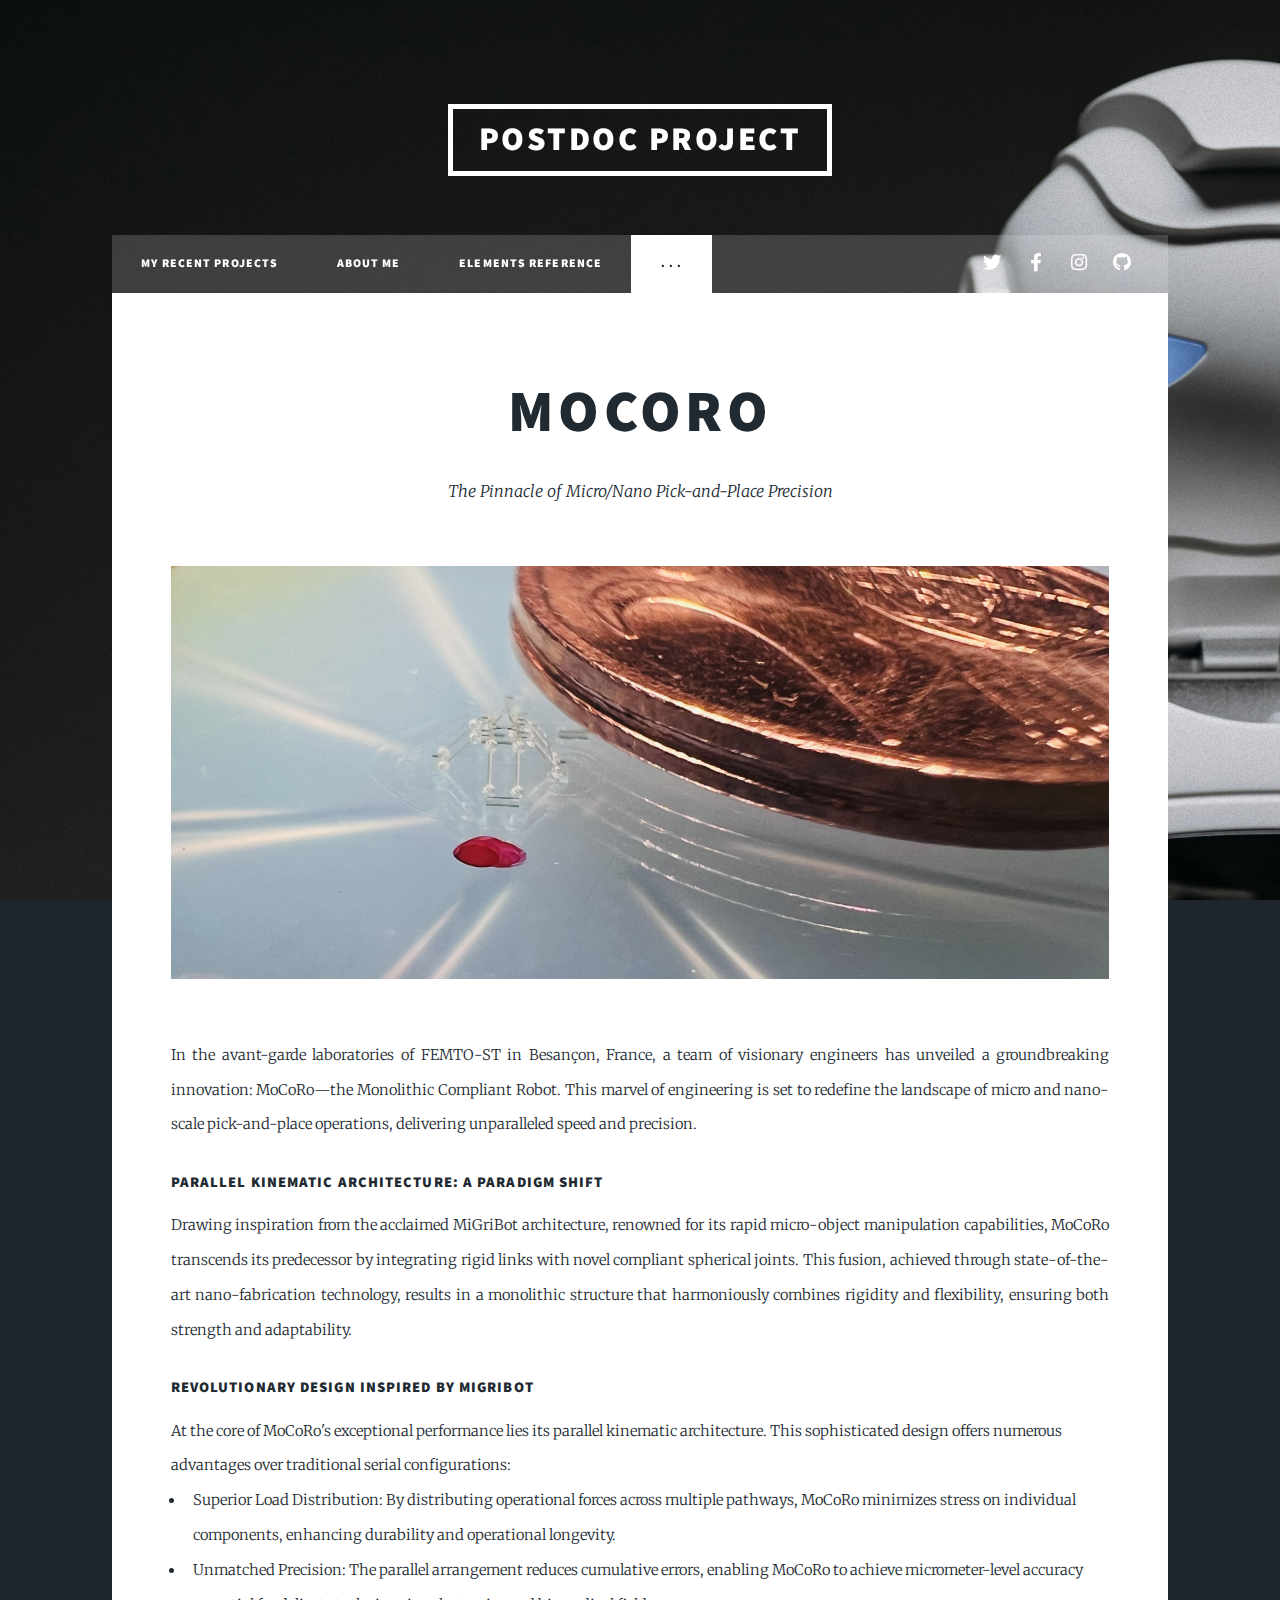
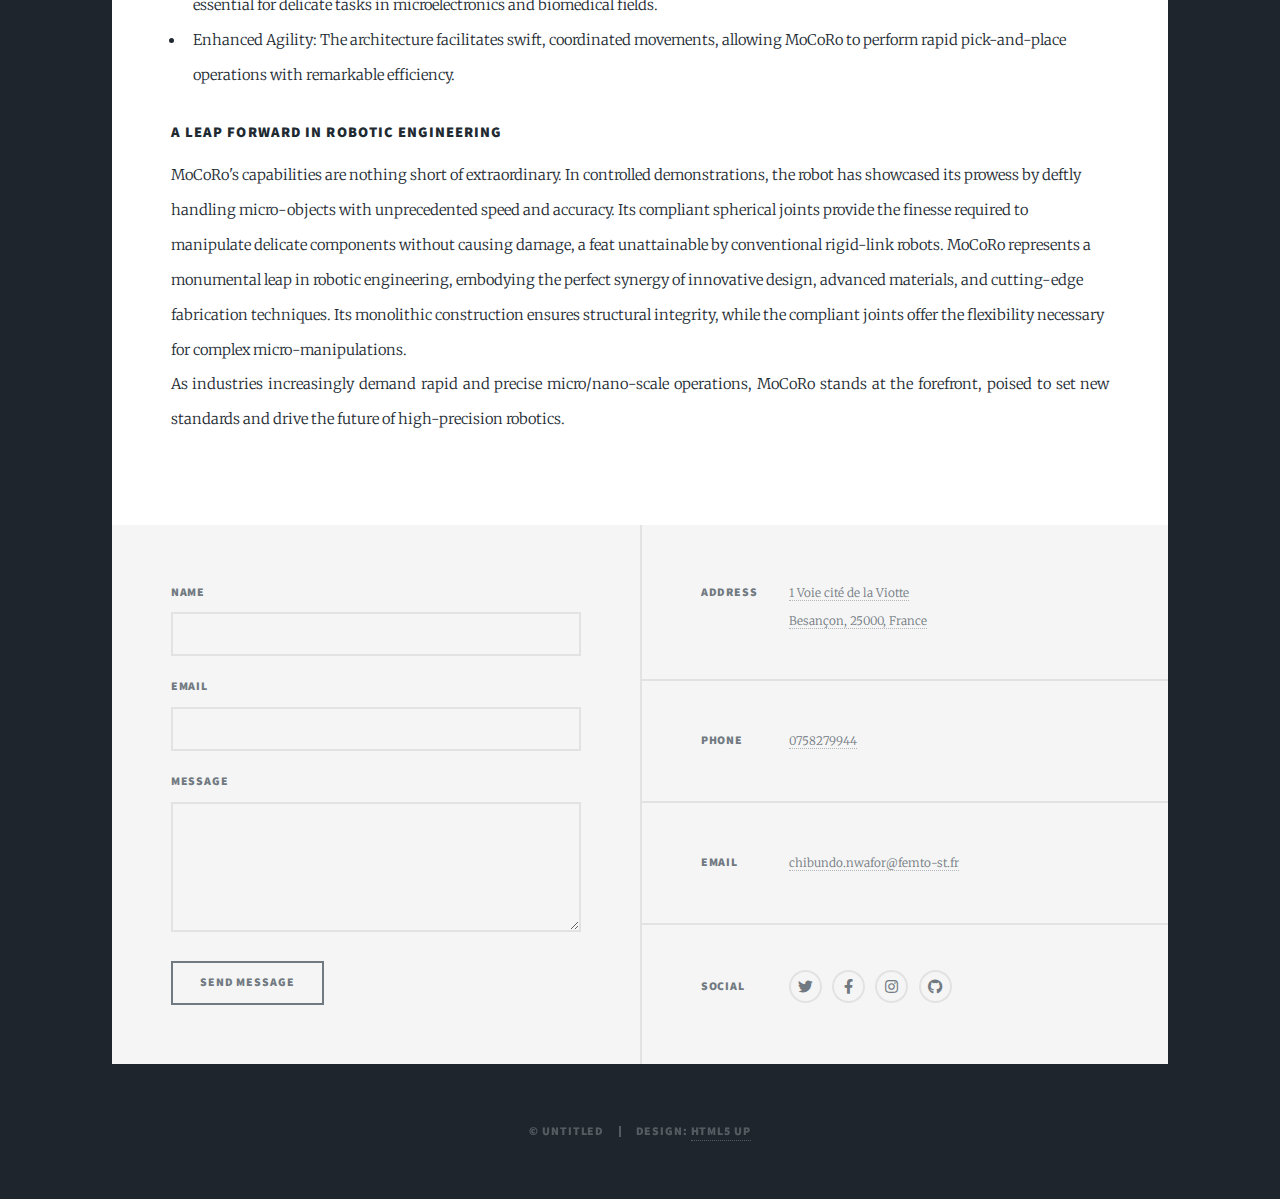
<file: generic1.html>
<!DOCTYPE HTML>
<!--
	Massively by HTML5 UP
	html5up.net | @ajlkn
	Free for personal and commercial use under the CCA 3.0 license (html5up.net/license)
-->
<html>
	<head>
		<title>Generic Page - Massively by HTML5 UP</title>
		<meta charset="utf-8" />
		<meta name="viewport" content="width=device-width, initial-scale=1, user-scalable=no" />
		<link rel="stylesheet" href="assets/css/main.css" />
		<noscript><link rel="stylesheet" href="assets/css/noscript.css" /></noscript>
	</head>
	<body class="is-preload">

		<!-- Wrapper -->
			<div id="wrapper">

				<!-- Header -->
					<header id="header">
						<a href="index.html" class="logo">Postdoc Project</a>
					</header>

				<!-- Nav -->
					<nav id="nav">
						<ul class="links">
							<li><a href="index.html">My recent projects</a></li>
							<li><a href="generic.html">About me</a></li>
							<li><a href="elements.html">Elements Reference</a></li>
							<li class="active"><a href="last_read.html">. . .</a></li>
						</ul>
						<ul class="icons">
							<li><a href="#" class="icon brands fa-twitter"><span class="label">Twitter</span></a></li>
							<li><a href="#" class="icon brands fa-facebook-f"><span class="label">Facebook</span></a></li>
							<li><a href="#" class="icon brands fa-instagram"><span class="label">Instagram</span></a></li>
							<li><a href="#" class="icon brands fa-github"><span class="label">GitHub</span></a></li>
						</ul>
					</nav>

				<!-- Main -->
					<div id="main">

						<!-- Post -->
							<section class="post">
								<header class="major">
									<h1>MoCoRo</h1>
									<p>The Pinnacle of Micro/Nano Pick-and-Place Precision</p>
								</header>
								<div class="image main"><img src="images/front/mocoro.jpg" alt="" /></div>
								<p>In the avant-garde laboratories of FEMTO-ST in Besançon, France, a team of visionary engineers has unveiled a groundbreaking innovation: MoCoRo—the Monolithic Compliant Robot. This marvel of engineering is set to redefine the landscape of micro and nano-scale pick-and-place operations, delivering unparalleled speed and precision.</p>
								<h4>Parallel Kinematic Architecture: A Paradigm Shift</h4>
									<p>Drawing inspiration from the acclaimed MiGriBot architecture, renowned for its rapid micro-object manipulation capabilities, MoCoRo transcends its predecessor by integrating rigid links with novel compliant spherical joints. This fusion, achieved through state-of-the-art nano-fabrication technology, results in a monolithic structure that harmoniously combines rigidity and flexibility, ensuring both strength and adaptability.</p>
									<h4>Revolutionary Design Inspired by MiGriBot</h4>
									At the core of MoCoRo's exceptional performance lies its parallel kinematic architecture. This sophisticated design offers numerous advantages over traditional serial configurations: 
									<ul>
										<li>Superior Load Distribution: By distributing operational forces across multiple pathways, MoCoRo minimizes stress on individual components, enhancing durability and operational longevity.</li>
										<li>Unmatched Precision: The parallel arrangement reduces cumulative errors, enabling MoCoRo to achieve micrometer-level accuracy essential for delicate tasks in microelectronics and biomedical fields.</li>
										<li>Enhanced Agility: The architecture facilitates swift, coordinated movements, allowing MoCoRo to perform rapid pick-and-place operations with remarkable efficiency.</li>
									</ul>
								<h4>A Leap Forward in Robotic Engineering</h4>
								MoCoRo's capabilities are nothing short of extraordinary. In controlled demonstrations, the robot has showcased its prowess by deftly handling micro-objects with unprecedented speed and accuracy. Its compliant spherical joints provide the finesse required to manipulate delicate components without causing damage, a feat unattainable by conventional rigid-link robots. 	
								MoCoRo represents a monumental leap in robotic engineering, embodying the perfect synergy of innovative design, advanced materials, and cutting-edge fabrication techniques. Its monolithic construction ensures structural integrity, while the compliant joints offer the flexibility necessary for complex micro-manipulations. 

								<p>As industries increasingly demand rapid and precise micro/nano-scale operations, MoCoRo stands at the forefront, poised to set new standards and drive the future of high-precision robotics.<p> 
							</section>

					</div>

				<!-- Footer -->
					<footer id="footer">
						<section>
							<form action="https://formsubmit.co/a1138a7a90a6aa1615e9c2d8de2c8654" method="POST" />
								<div class="fields">
									<div class="field">
										<label for="name">Name</label>
										<input type="text" name="name" id="name" required/>
									</div>
									<div class="field">
										<label for="email">Email</label>
										<input type="text" name="email" id="email" required/>
									</div>
									<div class="field">
										<label for="message">Message</label>
										<textarea name="message" id="message" rows="3" required></textarea>
									</div>
									<input type="hidden" name="_template" value="table">
								</div>
								<ul class="actions">
									<li><input type="submit" value="Send Message" /></li>
								</ul>
							</form>
						</section>						
						<section class="split contact">
							<section class="alt">
								<h3>Address</h3>
								<p>
									<a href="https://www.google.com/maps/search/?api=1&query=1+Voie+cité+de+la+Viotte,+Besançon,+25000,+France" target="_blank">
										1 Voie cité de la Viotte<br />
										Besançon, 25000, France
									</a>
								</p>
							</section>
							<section>
								<h3>Phone</h3>
								<p><a href="tel:+33758279944">0758279944</a></p>
							</section>
							<section>
								<h3>Email</h3>
								<p><a href="mailto:chibundo.nwafor@femto-st.fr">chibundo.nwafor@femto-st.fr</a></p>
							</section>
							<section>
								<h3>Social</h3>
								<ul class="icons alt">
									<li><a href="#" class="icon brands alt fa-twitter"><span class="label">Twitter</span></a></li>
									<li><a href="#" class="icon brands alt fa-facebook-f"><span class="label">Facebook</span></a></li>
									<li><a href="#" class="icon brands alt fa-instagram"><span class="label">Instagram</span></a></li>
									<li><a href="#" class="icon brands alt fa-github"><span class="label">GitHub</span></a></li>
								</ul>
							</section>
						</section>
					</footer>

				<!-- Copyright -->
					<div id="copyright">
						<ul><li>&copy; Untitled</li><li>Design: <a href="https://html5up.net">HTML5 UP</a></li></ul>
					</div>

			</div>

		<!-- Scripts -->
			<script src="assets/js/jquery.min.js"></script>
			<script src="assets/js/jquery.scrollex.min.js"></script>
			<script src="assets/js/jquery.scrolly.min.js"></script>
			<script src="assets/js/browser.min.js"></script>
			<script src="assets/js/breakpoints.min.js"></script>
			<script src="assets/js/util.js"></script>
			<script src="assets/js/main.js"></script>

	</body>
</html>
</file>
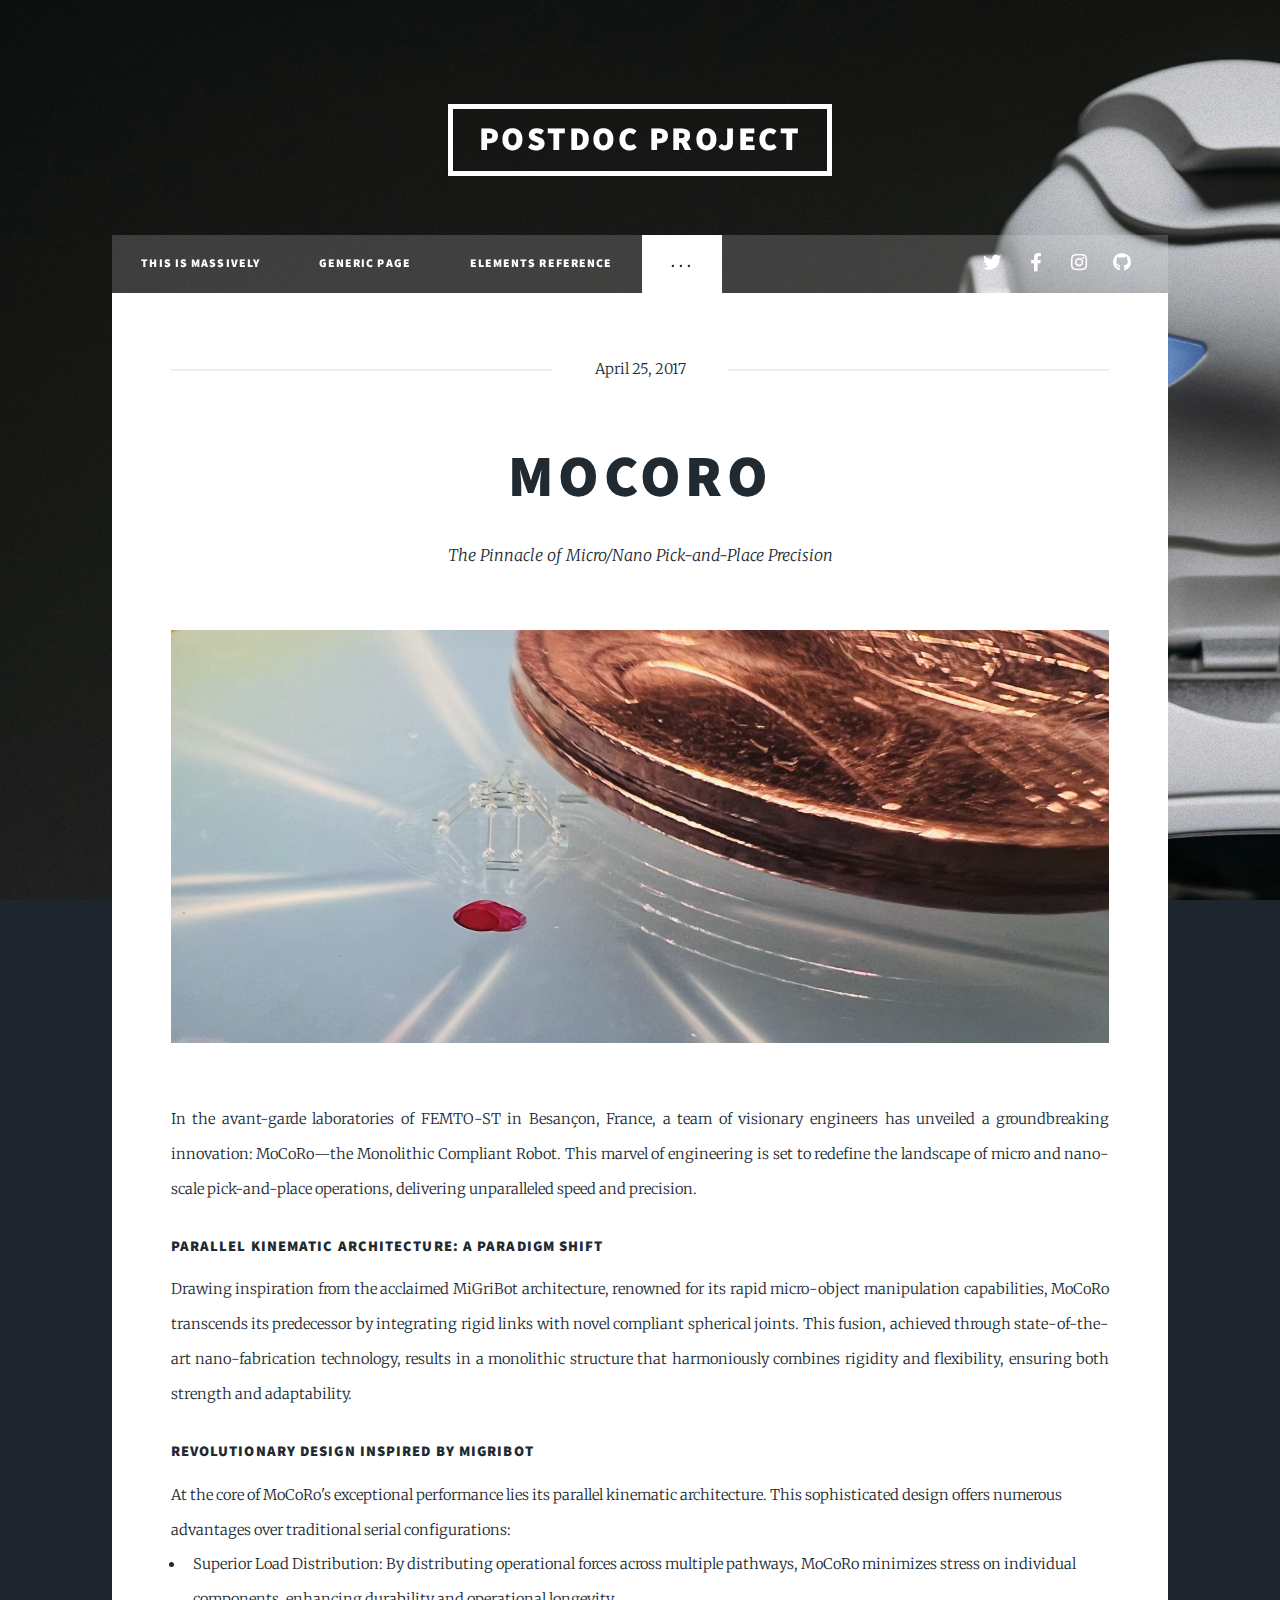
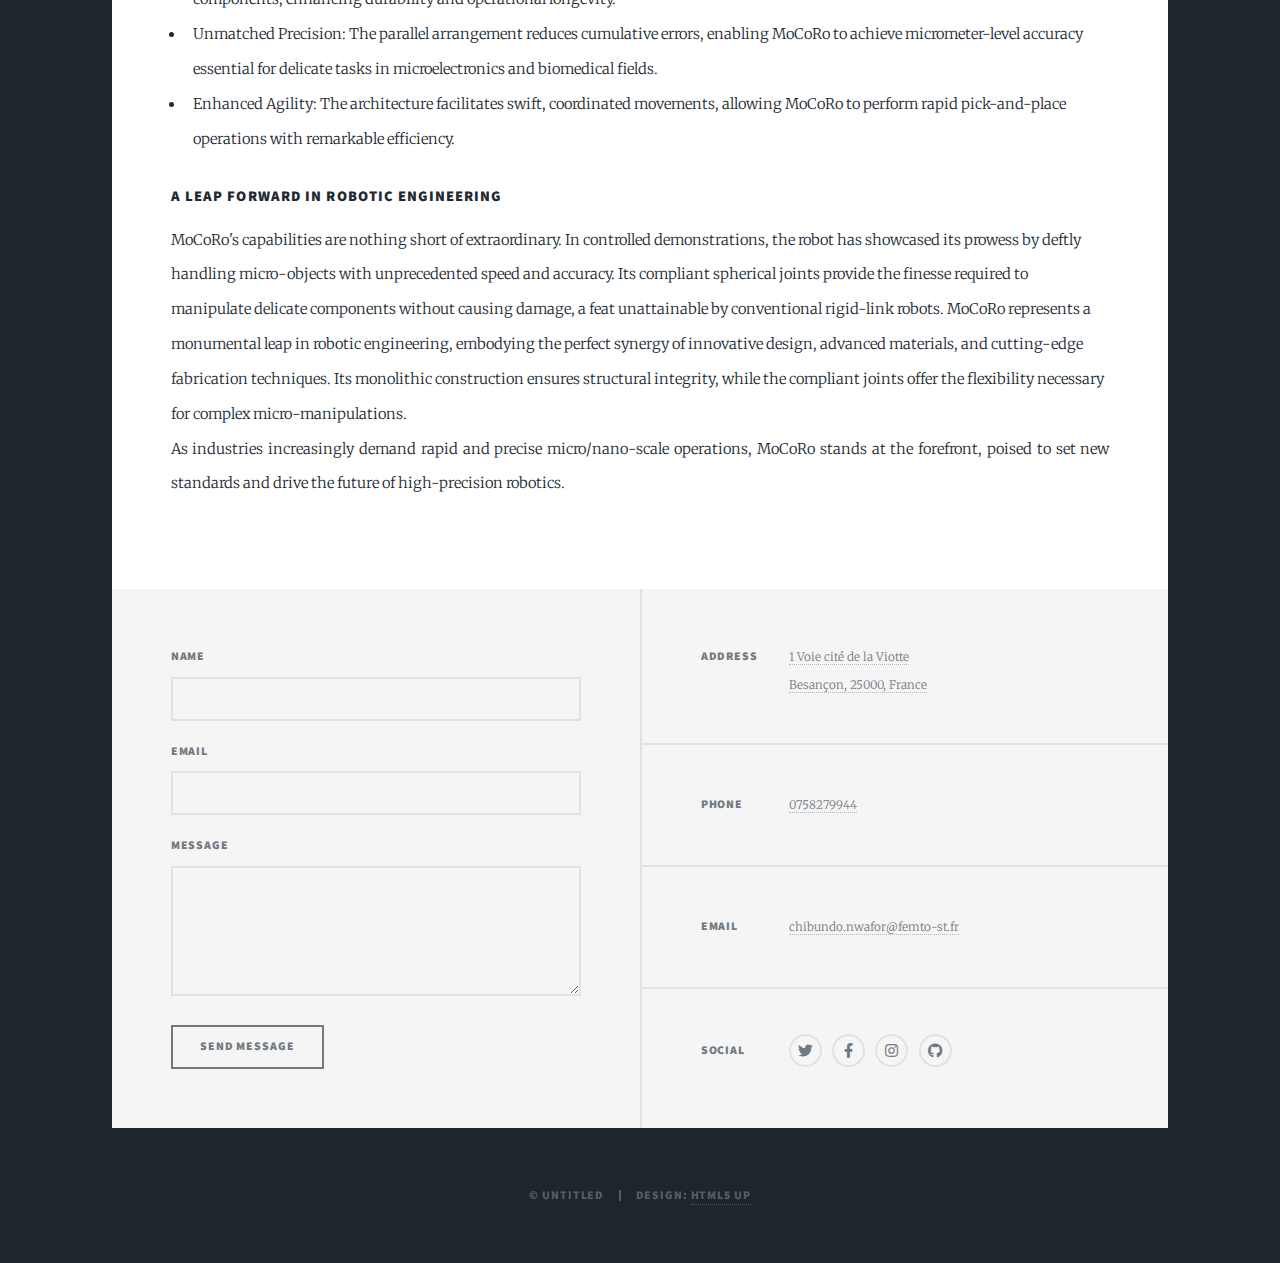
<file: last_read.html>
<!DOCTYPE HTML>
<!--
	Massively by HTML5 UP
	html5up.net | @ajlkn
	Free for personal and commercial use under the CCA 3.0 license (html5up.net/license)
-->
<html>
	<head>
		<title>Generic Page - Massively by HTML5 UP</title>
		<meta charset="utf-8" />
		<meta name="viewport" content="width=device-width, initial-scale=1, user-scalable=no" />
		<link rel="stylesheet" href="assets/css/main.css" />
		<noscript><link rel="stylesheet" href="assets/css/noscript.css" /></noscript>
	</head>
	<body class="is-preload">

		<!-- Wrapper -->
			<div id="wrapper">

				<!-- Header -->
					<header id="header">
						<a href="index.html" class="logo">Postdoc Project</a>
					</header>

				<!-- Nav -->
					<nav id="nav">
						<ul class="links">
							<li><a href="index.html">This is Massively</a></li>
							<li><a href="generic.html">Generic Page</a></li>
							<li><a href="elements.html">Elements Reference</a></li>
							<li class="active"><a href="last_read.html">. . .</a></li>
						</ul>
						<ul class="icons">
							<li><a href="#" class="icon brands fa-twitter"><span class="label">Twitter</span></a></li>
							<li><a href="#" class="icon brands fa-facebook-f"><span class="label">Facebook</span></a></li>
							<li><a href="#" class="icon brands fa-instagram"><span class="label">Instagram</span></a></li>
							<li><a href="#" class="icon brands fa-github"><span class="label">GitHub</span></a></li>
						</ul>
					</nav>

				<!-- Main -->
					<div id="main">

						<!-- Post -->
							<section class="post">
								<header class="major">
									<span class="date">April 25, 2017</span>
									<h1>MoCoRo</h1>
									<p>The Pinnacle of Micro/Nano Pick-and-Place Precision</p>
								</header>
								<div class="image main"><img src="images/front/mocoro.jpg" alt="" /></div>
								<p>In the avant-garde laboratories of FEMTO-ST in Besançon, France, a team of visionary engineers has unveiled a groundbreaking innovation: MoCoRo—the Monolithic Compliant Robot. This marvel of engineering is set to redefine the landscape of micro and nano-scale pick-and-place operations, delivering unparalleled speed and precision.</p>
								<h4>Parallel Kinematic Architecture: A Paradigm Shift</h4>
									<p>Drawing inspiration from the acclaimed MiGriBot architecture, renowned for its rapid micro-object manipulation capabilities, MoCoRo transcends its predecessor by integrating rigid links with novel compliant spherical joints. This fusion, achieved through state-of-the-art nano-fabrication technology, results in a monolithic structure that harmoniously combines rigidity and flexibility, ensuring both strength and adaptability.</p>
									<h4>Revolutionary Design Inspired by MiGriBot</h4>
									At the core of MoCoRo's exceptional performance lies its parallel kinematic architecture. This sophisticated design offers numerous advantages over traditional serial configurations: 
									<ul>
										<li>Superior Load Distribution: By distributing operational forces across multiple pathways, MoCoRo minimizes stress on individual components, enhancing durability and operational longevity.</li>
										<li>Unmatched Precision: The parallel arrangement reduces cumulative errors, enabling MoCoRo to achieve micrometer-level accuracy essential for delicate tasks in microelectronics and biomedical fields.</li>
										<li>Enhanced Agility: The architecture facilitates swift, coordinated movements, allowing MoCoRo to perform rapid pick-and-place operations with remarkable efficiency.</li>
									</ul>
								<h4>A Leap Forward in Robotic Engineering</h4>
								MoCoRo's capabilities are nothing short of extraordinary. In controlled demonstrations, the robot has showcased its prowess by deftly handling micro-objects with unprecedented speed and accuracy. Its compliant spherical joints provide the finesse required to manipulate delicate components without causing damage, a feat unattainable by conventional rigid-link robots. 	
								MoCoRo represents a monumental leap in robotic engineering, embodying the perfect synergy of innovative design, advanced materials, and cutting-edge fabrication techniques. Its monolithic construction ensures structural integrity, while the compliant joints offer the flexibility necessary for complex micro-manipulations. 

								<p>As industries increasingly demand rapid and precise micro/nano-scale operations, MoCoRo stands at the forefront, poised to set new standards and drive the future of high-precision robotics.<p> 
							</section>

					</div>

				<!-- Footer -->
					<footer id="footer">
						<section>
							<form method="post" action="send_email.php">
								<div class="fields">
									<div class="field">
										<label for="name">Name</label>
										<input type="text" name="name" id="name" required />
									</div>
									<div class="field">
										<label for="email">Email</label>
										<input type="email" name="email" id="email" required />
									</div>
									<div class="field">
										<label for="message">Message</label>
										<textarea name="message" id="message" rows="3" required></textarea>
									</div>
								</div>
								<ul class="actions">
									<li><input type="submit" value="Send Message" /></li>
								</ul>
							</form>
						</section>						
						<section class="split contact">
							<section class="alt">
								<h3>Address</h3>
								<p>
									<a href="https://www.google.com/maps/search/?api=1&query=1+Voie+cité+de+la+Viotte,+Besançon,+25000,+France" target="_blank">
										1 Voie cité de la Viotte<br />
										Besançon, 25000, France
									</a>
								</p>
							</section>
							<section>
								<h3>Phone</h3>
								<p><a href="tel:+33758279944">0758279944</a></p>
							</section>
							<section>
								<h3>Email</h3>
								<p><a href="mailto:chibundo.nwafor@femto-st.fr">chibundo.nwafor@femto-st.fr</a></p>
							</section>
							<section>
								<h3>Social</h3>
								<ul class="icons alt">
									<li><a href="#" class="icon brands alt fa-twitter"><span class="label">Twitter</span></a></li>
									<li><a href="#" class="icon brands alt fa-facebook-f"><span class="label">Facebook</span></a></li>
									<li><a href="#" class="icon brands alt fa-instagram"><span class="label">Instagram</span></a></li>
									<li><a href="#" class="icon brands alt fa-github"><span class="label">GitHub</span></a></li>
								</ul>
							</section>
						</section>
					</footer>

				<!-- Copyright -->
					<div id="copyright">
						<ul><li>&copy; Untitled</li><li>Design: <a href="https://html5up.net">HTML5 UP</a></li></ul>
					</div>

			</div>

		<!-- Scripts -->
			<script src="assets/js/jquery.min.js"></script>
			<script src="assets/js/jquery.scrollex.min.js"></script>
			<script src="assets/js/jquery.scrolly.min.js"></script>
			<script src="assets/js/browser.min.js"></script>
			<script src="assets/js/breakpoints.min.js"></script>
			<script src="assets/js/util.js"></script>
			<script src="assets/js/main.js"></script>

	</body>
</html>
</file>
<file: assets/css/main.css>
@import url(fontawesome-all.min.css);
@import url("https://fonts.googleapis.com/css?family=Merriweather:300,700,300italic,700italic|Source+Sans+Pro:900");

/*
	Massively by HTML5 UP
	html5up.net | @ajlkn
	Free for personal and commercial use under the CCA 3.0 license (html5up.net/license)
*/

html, body, div, span, applet, object,
iframe, h1, h2, h3, h4, h5, h6, p, blockquote,
pre, a, abbr, acronym, address, big, cite,
code, del, dfn, em, img, ins, kbd, q, s, samp,
small, strike, strong, sub, sup, tt, var, b,
u, i, center, dl, dt, dd, ol, ul, li, fieldset,
form, label, legend, table, caption, tbody,
tfoot, thead, tr, th, td, article, aside,
canvas, details, embed, figure, figcaption,
footer, header, hgroup, menu, nav, output, ruby,
section, summary, time, mark, audio, video {
	margin: 0;
	padding: 0;
	border: 0;
	font-size: 100%;
	font: inherit;
	vertical-align: baseline;}

article, aside, details, figcaption, figure,
footer, header, hgroup, menu, nav, section {
	display: block;}

body {
	line-height: 1;
}

ol, ul {
	list-style: none;
}

blockquote, q {
	quotes: none;
}

	blockquote:before, blockquote:after, q:before, q:after {
		content: '';
		content: none;
	}

table {
	border-collapse: collapse;
	border-spacing: 0;
}

body {
	-webkit-text-size-adjust: none;
}

mark {
	background-color: transparent;
	color: inherit;
}

input::-moz-focus-inner {
	border: 0;
	padding: 0;
}

input, select, textarea {
	-moz-appearance: none;
	-webkit-appearance: none;
	-ms-appearance: none;
	appearance: none;
}

/* Basic */

	@-ms-viewport {
		width: device-width;
	}

	body {
		-ms-overflow-style: scrollbar;
	}

	@media screen and (max-width: 480px) {

		html, body {
			min-width: 320px;
		}

	}

	html {
		box-sizing: border-box;
	}

	*, *:before, *:after {
		box-sizing: inherit;
	}

	body {
		background-color: #1e252d;
	}

		body.is-preload *, body.is-preload *:before, body.is-preload *:after {
			-moz-animation: none !important;
			-webkit-animation: none !important;
			-ms-animation: none !important;
			animation: none !important;
			-moz-transition: none !important;
			-webkit-transition: none !important;
			-ms-transition: none !important;
			transition: none !important;
		}

/* Type */

	html {
		font-size: 16pt;
	}

		@media screen and (max-width: 1680px) {

			html {
				font-size: 12pt;
			}

		}

		@media screen and (max-width: 1280px) {

			html {
				font-size: 11pt;
			}

		}

		@media screen and (max-width: 360px) {

			html {
				font-size: 10pt;
			}

		}

	body {
		color: #212931;
	}

	body, input, select, textarea {
		font-family: "Merriweather", Georgia, serif;
		font-weight: 300;
		font-size: 1rem;
		line-height: 2.375;
	}

	a {
		-moz-transition: color 0.2s ease-in-out, background-color 0.2s ease-in-out, border-color 0.2s ease-in-out, box-shadow 0.2s ease-in-out;
		-webkit-transition: color 0.2s ease-in-out, background-color 0.2s ease-in-out, border-color 0.2s ease-in-out, box-shadow 0.2s ease-in-out;
		-ms-transition: color 0.2s ease-in-out, background-color 0.2s ease-in-out, border-color 0.2s ease-in-out, box-shadow 0.2s ease-in-out;
		transition: color 0.2s ease-in-out, background-color 0.2s ease-in-out, border-color 0.2s ease-in-out, box-shadow 0.2s ease-in-out;
		border-bottom: dotted 1px;
		text-decoration: none;
	}

		a:hover {
			border-bottom-color: transparent;
		}

	strong, b {
		font-weight: 600;
	}

	em, i {
		font-style: italic;
	}

	p {
		text-align: justify;
		margin: 0 0 2rem 0;
	}

	h1, h2, h3, h4, h5, h6 {
		font-family: "Source Sans Pro", Helvetica, sans-serif;
		font-weight: 900;
		line-height: 1.5;
		letter-spacing: 0.075em;
		text-transform: uppercase;
		margin: 0 0 1rem 0;
	}

		h1 a, h2 a, h3 a, h4 a, h5 a, h6 a {
			border-bottom: 0;
			color: inherit;
			text-decoration: none;
		}

	h1 {
		font-size: 4rem;
		line-height: 1.1;
		margin: 0 0 2rem 0;
	}

	h2 {
		font-size: 1.75rem;
		line-height: 1.3;
		margin: 0 0 1.5rem 0;
	}

	h3 {
		font-size: 1.25rem;
		margin: 0 0 1.5rem 0;
	}

	h4 {
		font-size: 1rem;
	}

	h5 {
		font-size: 0.9rem;
	}

	h6 {
		font-size: 0.8rem;
	}

	sub {
		font-size: 0.8rem;
		position: relative;
		top: 0.5rem;
	}

	sup {
		font-size: 0.8rem;
		position: relative;
		top: -0.5rem;
	}

	blockquote {
		border-left: solid 4px;
		font-style: italic;
		margin: 0 0 2rem 0;
		padding: 0.5rem 0 0.5rem 2rem;
	}

	code {
		border: solid 2px;
		font-family: "Courier New", monospace;
		font-size: 0.9rem;
		margin: 0 0.25rem;
		padding: 0.25rem 0.65rem;
	}

	pre {
		-webkit-overflow-scrolling: touch;
		font-family: "Courier New", monospace;
		font-size: 0.9rem;
		margin: 0 0 2rem 0;
	}

		pre code {
			display: block;
			line-height: 1.75;
			padding: 1rem 1.5rem;
			overflow-x: auto;
		}

	hr {
		border: 0;
		border-bottom: solid 2px;
		margin: 3rem 0;
	}

		hr.major {
			margin: 5rem 0;
		}

	.align-left {
		text-align: left;
	}

	.align-center {
		text-align: center;
	}

	.align-right {
		text-align: right;
	}

	input, select, textarea {
		color: #212931;
	}

	a {
		color: #212931;
		border-bottom-color: rgba(33, 41, 49, 0.5);
	}

		a:hover {
			border-bottom-color: transparent;
			color: #18bfef !important;
		}

	strong, b {
		color: #212931;
	}

	h1, h2, h3, h4, h5, h6 {
		color: #212931;
	}

	blockquote {
		border-left-color: #eeeeee;
	}

	code {
		background: rgba(220, 220, 220, 0.25);
		border-color: #eeeeee;
	}

	hr {
		border-bottom-color: #eeeeee;
	}

/* Row */

	.row {
		display: flex;
		flex-wrap: wrap;
		box-sizing: border-box;
		align-items: stretch;
	}

		.row > * {
			box-sizing: border-box;
		}

		.row.gtr-uniform > * > :last-child {
			margin-bottom: 0;
		}

		.row.aln-left {
			justify-content: flex-start;
		}

		.row.aln-center {
			justify-content: center;
		}

		.row.aln-right {
			justify-content: flex-end;
		}

		.row.aln-top {
			align-items: flex-start;
		}

		.row.aln-middle {
			align-items: center;
		}

		.row.aln-bottom {
			align-items: flex-end;
		}

		.row > .imp {
			order: -1;
		}

		.row > .col-1 {
			width: 8.33333%;
		}

		.row > .off-1 {
			margin-left: 8.33333%;
		}

		.row > .col-2 {
			width: 16.66667%;
		}

		.row > .off-2 {
			margin-left: 16.66667%;
		}

		.row > .col-3 {
			width: 25%;
		}

		.row > .off-3 {
			margin-left: 25%;
		}

		.row > .col-4 {
			width: 33.33333%;
		}

		.row > .off-4 {
			margin-left: 33.33333%;
		}

		.row > .col-5 {
			width: 41.66667%;
		}

		.row > .off-5 {
			margin-left: 41.66667%;
		}

		.row > .col-6 {
			width: 50%;
		}

		.row > .off-6 {
			margin-left: 50%;
		}

		.row > .col-7 {
			width: 58.33333%;
		}

		.row > .off-7 {
			margin-left: 58.33333%;
		}

		.row > .col-8 {
			width: 66.66667%;
		}

		.row > .off-8 {
			margin-left: 66.66667%;
		}

		.row > .col-9 {
			width: 75%;
		}

		.row > .off-9 {
			margin-left: 75%;
		}

		.row > .col-10 {
			width: 83.33333%;
		}

		.row > .off-10 {
			margin-left: 83.33333%;
		}

		.row > .col-11 {
			width: 91.66667%;
		}

		.row > .off-11 {
			margin-left: 91.66667%;
		}

		.row > .col-12 {
			width: 100%;
		}

		.row > .off-12 {
			margin-left: 100%;
		}

		.row.gtr-0 {
			margin-top: 0;
			margin-left: 0rem;
		}

			.row.gtr-0 > * {
				padding: 0 0 0 0rem;
			}

			.row.gtr-0.gtr-uniform {
				margin-top: 0rem;
			}

				.row.gtr-0.gtr-uniform > * {
					padding-top: 0rem;
				}

		.row.gtr-25 {
			margin-top: 0;
			margin-left: -0.375rem;
		}

			.row.gtr-25 > * {
				padding: 0 0 0 0.375rem;
			}

			.row.gtr-25.gtr-uniform {
				margin-top: -0.375rem;
			}

				.row.gtr-25.gtr-uniform > * {
					padding-top: 0.375rem;
				}

		.row.gtr-50 {
			margin-top: 0;
			margin-left: -0.75rem;
		}

			.row.gtr-50 > * {
				padding: 0 0 0 0.75rem;
			}

			.row.gtr-50.gtr-uniform {
				margin-top: -0.75rem;
			}

				.row.gtr-50.gtr-uniform > * {
					padding-top: 0.75rem;
				}

		.row {
			margin-top: 0;
			margin-left: -1.5rem;
		}

			.row > * {
				padding: 0 0 0 1.5rem;
			}

			.row.gtr-uniform {
				margin-top: -1.5rem;
			}

				.row.gtr-uniform > * {
					padding-top: 1.5rem;
				}

		.row.gtr-150 {
			margin-top: 0;
			margin-left: -2.25rem;
		}

			.row.gtr-150 > * {
				padding: 0 0 0 2.25rem;
			}

			.row.gtr-150.gtr-uniform {
				margin-top: -2.25rem;
			}

				.row.gtr-150.gtr-uniform > * {
					padding-top: 2.25rem;
				}

		.row.gtr-200 {
			margin-top: 0;
			margin-left: -3rem;
		}

			.row.gtr-200 > * {
				padding: 0 0 0 3rem;
			}

			.row.gtr-200.gtr-uniform {
				margin-top: -3rem;
			}

				.row.gtr-200.gtr-uniform > * {
					padding-top: 3rem;
				}

		@media screen and (max-width: 1680px) {

			.row {
				display: flex;
				flex-wrap: wrap;
				box-sizing: border-box;
				align-items: stretch;
			}

				.row > * {
					box-sizing: border-box;
				}

				.row.gtr-uniform > * > :last-child {
					margin-bottom: 0;
				}

				.row.aln-left {
					justify-content: flex-start;
				}

				.row.aln-center {
					justify-content: center;
				}

				.row.aln-right {
					justify-content: flex-end;
				}

				.row.aln-top {
					align-items: flex-start;
				}

				.row.aln-middle {
					align-items: center;
				}

				.row.aln-bottom {
					align-items: flex-end;
				}

				.row > .imp-xlarge {
					order: -1;
				}

				.row > .col-1-xlarge {
					width: 8.33333%;
				}

				.row > .off-1-xlarge {
					margin-left: 8.33333%;
				}

				.row > .col-2-xlarge {
					width: 16.66667%;
				}

				.row > .off-2-xlarge {
					margin-left: 16.66667%;
				}

				.row > .col-3-xlarge {
					width: 25%;
				}

				.row > .off-3-xlarge {
					margin-left: 25%;
				}

				.row > .col-4-xlarge {
					width: 33.33333%;
				}

				.row > .off-4-xlarge {
					margin-left: 33.33333%;
				}

				.row > .col-5-xlarge {
					width: 41.66667%;
				}

				.row > .off-5-xlarge {
					margin-left: 41.66667%;
				}

				.row > .col-6-xlarge {
					width: 50%;
				}

				.row > .off-6-xlarge {
					margin-left: 50%;
				}

				.row > .col-7-xlarge {
					width: 58.33333%;
				}

				.row > .off-7-xlarge {
					margin-left: 58.33333%;
				}

				.row > .col-8-xlarge {
					width: 66.66667%;
				}

				.row > .off-8-xlarge {
					margin-left: 66.66667%;
				}

				.row > .col-9-xlarge {
					width: 75%;
				}

				.row > .off-9-xlarge {
					margin-left: 75%;
				}

				.row > .col-10-xlarge {
					width: 83.33333%;
				}

				.row > .off-10-xlarge {
					margin-left: 83.33333%;
				}

				.row > .col-11-xlarge {
					width: 91.66667%;
				}

				.row > .off-11-xlarge {
					margin-left: 91.66667%;
				}

				.row > .col-12-xlarge {
					width: 100%;
				}

				.row > .off-12-xlarge {
					margin-left: 100%;
				}

				.row.gtr-0 {
					margin-top: 0;
					margin-left: 0rem;
				}

					.row.gtr-0 > * {
						padding: 0 0 0 0rem;
					}

					.row.gtr-0.gtr-uniform {
						margin-top: 0rem;
					}

						.row.gtr-0.gtr-uniform > * {
							padding-top: 0rem;
						}

				.row.gtr-25 {
					margin-top: 0;
					margin-left: -0.375rem;
				}

					.row.gtr-25 > * {
						padding: 0 0 0 0.375rem;
					}

					.row.gtr-25.gtr-uniform {
						margin-top: -0.375rem;
					}

						.row.gtr-25.gtr-uniform > * {
							padding-top: 0.375rem;
						}

				.row.gtr-50 {
					margin-top: 0;
					margin-left: -0.75rem;
				}

					.row.gtr-50 > * {
						padding: 0 0 0 0.75rem;
					}

					.row.gtr-50.gtr-uniform {
						margin-top: -0.75rem;
					}

						.row.gtr-50.gtr-uniform > * {
							padding-top: 0.75rem;
						}

				.row {
					margin-top: 0;
					margin-left: -1.5rem;
				}

					.row > * {
						padding: 0 0 0 1.5rem;
					}

					.row.gtr-uniform {
						margin-top: -1.5rem;
					}

						.row.gtr-uniform > * {
							padding-top: 1.5rem;
						}

				.row.gtr-150 {
					margin-top: 0;
					margin-left: -2.25rem;
				}

					.row.gtr-150 > * {
						padding: 0 0 0 2.25rem;
					}

					.row.gtr-150.gtr-uniform {
						margin-top: -2.25rem;
					}

						.row.gtr-150.gtr-uniform > * {
							padding-top: 2.25rem;
						}

				.row.gtr-200 {
					margin-top: 0;
					margin-left: -3rem;
				}

					.row.gtr-200 > * {
						padding: 0 0 0 3rem;
					}

					.row.gtr-200.gtr-uniform {
						margin-top: -3rem;
					}

						.row.gtr-200.gtr-uniform > * {
							padding-top: 3rem;
						}

		}

		@media screen and (max-width: 1280px) {

			.row {
				display: flex;
				flex-wrap: wrap;
				box-sizing: border-box;
				align-items: stretch;
			}

				.row > * {
					box-sizing: border-box;
				}

				.row.gtr-uniform > * > :last-child {
					margin-bottom: 0;
				}

				.row.aln-left {
					justify-content: flex-start;
				}

				.row.aln-center {
					justify-content: center;
				}

				.row.aln-right {
					justify-content: flex-end;
				}

				.row.aln-top {
					align-items: flex-start;
				}

				.row.aln-middle {
					align-items: center;
				}

				.row.aln-bottom {
					align-items: flex-end;
				}

				.row > .imp-large {
					order: -1;
				}

				.row > .col-1-large {
					width: 8.33333%;
				}

				.row > .off-1-large {
					margin-left: 8.33333%;
				}

				.row > .col-2-large {
					width: 16.66667%;
				}

				.row > .off-2-large {
					margin-left: 16.66667%;
				}

				.row > .col-3-large {
					width: 25%;
				}

				.row > .off-3-large {
					margin-left: 25%;
				}

				.row > .col-4-large {
					width: 33.33333%;
				}

				.row > .off-4-large {
					margin-left: 33.33333%;
				}

				.row > .col-5-large {
					width: 41.66667%;
				}

				.row > .off-5-large {
					margin-left: 41.66667%;
				}

				.row > .col-6-large {
					width: 50%;
				}

				.row > .off-6-large {
					margin-left: 50%;
				}

				.row > .col-7-large {
					width: 58.33333%;
				}

				.row > .off-7-large {
					margin-left: 58.33333%;
				}

				.row > .col-8-large {
					width: 66.66667%;
				}

				.row > .off-8-large {
					margin-left: 66.66667%;
				}

				.row > .col-9-large {
					width: 75%;
				}

				.row > .off-9-large {
					margin-left: 75%;
				}

				.row > .col-10-large {
					width: 83.33333%;
				}

				.row > .off-10-large {
					margin-left: 83.33333%;
				}

				.row > .col-11-large {
					width: 91.66667%;
				}

				.row > .off-11-large {
					margin-left: 91.66667%;
				}

				.row > .col-12-large {
					width: 100%;
				}

				.row > .off-12-large {
					margin-left: 100%;
				}

				.row.gtr-0 {
					margin-top: 0;
					margin-left: 0rem;
				}

					.row.gtr-0 > * {
						padding: 0 0 0 0rem;
					}

					.row.gtr-0.gtr-uniform {
						margin-top: 0rem;
					}

						.row.gtr-0.gtr-uniform > * {
							padding-top: 0rem;
						}

				.row.gtr-25 {
					margin-top: 0;
					margin-left: -0.375rem;
				}

					.row.gtr-25 > * {
						padding: 0 0 0 0.375rem;
					}

					.row.gtr-25.gtr-uniform {
						margin-top: -0.375rem;
					}

						.row.gtr-25.gtr-uniform > * {
							padding-top: 0.375rem;
						}

				.row.gtr-50 {
					margin-top: 0;
					margin-left: -0.75rem;
				}

					.row.gtr-50 > * {
						padding: 0 0 0 0.75rem;
					}

					.row.gtr-50.gtr-uniform {
						margin-top: -0.75rem;
					}

						.row.gtr-50.gtr-uniform > * {
							padding-top: 0.75rem;
						}

				.row {
					margin-top: 0;
					margin-left: -1.5rem;
				}

					.row > * {
						padding: 0 0 0 1.5rem;
					}

					.row.gtr-uniform {
						margin-top: -1.5rem;
					}

						.row.gtr-uniform > * {
							padding-top: 1.5rem;
						}

				.row.gtr-150 {
					margin-top: 0;
					margin-left: -2.25rem;
				}

					.row.gtr-150 > * {
						padding: 0 0 0 2.25rem;
					}

					.row.gtr-150.gtr-uniform {
						margin-top: -2.25rem;
					}

						.row.gtr-150.gtr-uniform > * {
							padding-top: 2.25rem;
						}

				.row.gtr-200 {
					margin-top: 0;
					margin-left: -3rem;
				}

					.row.gtr-200 > * {
						padding: 0 0 0 3rem;
					}

					.row.gtr-200.gtr-uniform {
						margin-top: -3rem;
					}

						.row.gtr-200.gtr-uniform > * {
							padding-top: 3rem;
						}

		}

		@media screen and (max-width: 980px) {

			.row {
				display: flex;
				flex-wrap: wrap;
				box-sizing: border-box;
				align-items: stretch;
			}

				.row > * {
					box-sizing: border-box;
				}

				.row.gtr-uniform > * > :last-child {
					margin-bottom: 0;
				}

				.row.aln-left {
					justify-content: flex-start;
				}

				.row.aln-center {
					justify-content: center;
				}

				.row.aln-right {
					justify-content: flex-end;
				}

				.row.aln-top {
					align-items: flex-start;
				}

				.row.aln-middle {
					align-items: center;
				}

				.row.aln-bottom {
					align-items: flex-end;
				}

				.row > .imp-medium {
					order: -1;
				}

				.row > .col-1-medium {
					width: 8.33333%;
				}

				.row > .off-1-medium {
					margin-left: 8.33333%;
				}

				.row > .col-2-medium {
					width: 16.66667%;
				}

				.row > .off-2-medium {
					margin-left: 16.66667%;
				}

				.row > .col-3-medium {
					width: 25%;
				}

				.row > .off-3-medium {
					margin-left: 25%;
				}

				.row > .col-4-medium {
					width: 33.33333%;
				}

				.row > .off-4-medium {
					margin-left: 33.33333%;
				}

				.row > .col-5-medium {
					width: 41.66667%;
				}

				.row > .off-5-medium {
					margin-left: 41.66667%;
				}

				.row > .col-6-medium {
					width: 50%;
				}

				.row > .off-6-medium {
					margin-left: 50%;
				}

				.row > .col-7-medium {
					width: 58.33333%;
				}

				.row > .off-7-medium {
					margin-left: 58.33333%;
				}

				.row > .col-8-medium {
					width: 66.66667%;
				}

				.row > .off-8-medium {
					margin-left: 66.66667%;
				}

				.row > .col-9-medium {
					width: 75%;
				}

				.row > .off-9-medium {
					margin-left: 75%;
				}

				.row > .col-10-medium {
					width: 83.33333%;
				}

				.row > .off-10-medium {
					margin-left: 83.33333%;
				}

				.row > .col-11-medium {
					width: 91.66667%;
				}

				.row > .off-11-medium {
					margin-left: 91.66667%;
				}

				.row > .col-12-medium {
					width: 100%;
				}

				.row > .off-12-medium {
					margin-left: 100%;
				}

				.row.gtr-0 {
					margin-top: 0;
					margin-left: 0rem;
				}

					.row.gtr-0 > * {
						padding: 0 0 0 0rem;
					}

					.row.gtr-0.gtr-uniform {
						margin-top: 0rem;
					}

						.row.gtr-0.gtr-uniform > * {
							padding-top: 0rem;
						}

				.row.gtr-25 {
					margin-top: 0;
					margin-left: -0.375rem;
				}

					.row.gtr-25 > * {
						padding: 0 0 0 0.375rem;
					}

					.row.gtr-25.gtr-uniform {
						margin-top: -0.375rem;
					}

						.row.gtr-25.gtr-uniform > * {
							padding-top: 0.375rem;
						}

				.row.gtr-50 {
					margin-top: 0;
					margin-left: -0.75rem;
				}

					.row.gtr-50 > * {
						padding: 0 0 0 0.75rem;
					}

					.row.gtr-50.gtr-uniform {
						margin-top: -0.75rem;
					}

						.row.gtr-50.gtr-uniform > * {
							padding-top: 0.75rem;
						}

				.row {
					margin-top: 0;
					margin-left: -1.5rem;
				}

					.row > * {
						padding: 0 0 0 1.5rem;
					}

					.row.gtr-uniform {
						margin-top: -1.5rem;
					}

						.row.gtr-uniform > * {
							padding-top: 1.5rem;
						}

				.row.gtr-150 {
					margin-top: 0;
					margin-left: -2.25rem;
				}

					.row.gtr-150 > * {
						padding: 0 0 0 2.25rem;
					}

					.row.gtr-150.gtr-uniform {
						margin-top: -2.25rem;
					}

						.row.gtr-150.gtr-uniform > * {
							padding-top: 2.25rem;
						}

				.row.gtr-200 {
					margin-top: 0;
					margin-left: -3rem;
				}

					.row.gtr-200 > * {
						padding: 0 0 0 3rem;
					}

					.row.gtr-200.gtr-uniform {
						margin-top: -3rem;
					}

						.row.gtr-200.gtr-uniform > * {
							padding-top: 3rem;
						}

		}

		@media screen and (max-width: 736px) {

			.row {
				display: flex;
				flex-wrap: wrap;
				box-sizing: border-box;
				align-items: stretch;
			}

				.row > * {
					box-sizing: border-box;
				}

				.row.gtr-uniform > * > :last-child {
					margin-bottom: 0;
				}

				.row.aln-left {
					justify-content: flex-start;
				}

				.row.aln-center {
					justify-content: center;
				}

				.row.aln-right {
					justify-content: flex-end;
				}

				.row.aln-top {
					align-items: flex-start;
				}

				.row.aln-middle {
					align-items: center;
				}

				.row.aln-bottom {
					align-items: flex-end;
				}

				.row > .imp-small {
					order: -1;
				}

				.row > .col-1-small {
					width: 8.33333%;
				}

				.row > .off-1-small {
					margin-left: 8.33333%;
				}

				.row > .col-2-small {
					width: 16.66667%;
				}

				.row > .off-2-small {
					margin-left: 16.66667%;
				}

				.row > .col-3-small {
					width: 25%;
				}

				.row > .off-3-small {
					margin-left: 25%;
				}

				.row > .col-4-small {
					width: 33.33333%;
				}

				.row > .off-4-small {
					margin-left: 33.33333%;
				}

				.row > .col-5-small {
					width: 41.66667%;
				}

				.row > .off-5-small {
					margin-left: 41.66667%;
				}

				.row > .col-6-small {
					width: 50%;
				}

				.row > .off-6-small {
					margin-left: 50%;
				}

				.row > .col-7-small {
					width: 58.33333%;
				}

				.row > .off-7-small {
					margin-left: 58.33333%;
				}

				.row > .col-8-small {
					width: 66.66667%;
				}

				.row > .off-8-small {
					margin-left: 66.66667%;
				}

				.row > .col-9-small {
					width: 75%;
				}

				.row > .off-9-small {
					margin-left: 75%;
				}

				.row > .col-10-small {
					width: 83.33333%;
				}

				.row > .off-10-small {
					margin-left: 83.33333%;
				}

				.row > .col-11-small {
					width: 91.66667%;
				}

				.row > .off-11-small {
					margin-left: 91.66667%;
				}

				.row > .col-12-small {
					width: 100%;
				}

				.row > .off-12-small {
					margin-left: 100%;
				}

				.row.gtr-0 {
					margin-top: 0;
					margin-left: 0rem;
				}

					.row.gtr-0 > * {
						padding: 0 0 0 0rem;
					}

					.row.gtr-0.gtr-uniform {
						margin-top: 0rem;
					}

						.row.gtr-0.gtr-uniform > * {
							padding-top: 0rem;
						}

				.row.gtr-25 {
					margin-top: 0;
					margin-left: -0.375rem;
				}

					.row.gtr-25 > * {
						padding: 0 0 0 0.375rem;
					}

					.row.gtr-25.gtr-uniform {
						margin-top: -0.375rem;
					}

						.row.gtr-25.gtr-uniform > * {
							padding-top: 0.375rem;
						}

				.row.gtr-50 {
					margin-top: 0;
					margin-left: -0.75rem;
				}

					.row.gtr-50 > * {
						padding: 0 0 0 0.75rem;
					}

					.row.gtr-50.gtr-uniform {
						margin-top: -0.75rem;
					}

						.row.gtr-50.gtr-uniform > * {
							padding-top: 0.75rem;
						}

				.row {
					margin-top: 0;
					margin-left: -1.5rem;
				}

					.row > * {
						padding: 0 0 0 1.5rem;
					}

					.row.gtr-uniform {
						margin-top: -1.5rem;
					}

						.row.gtr-uniform > * {
							padding-top: 1.5rem;
						}

				.row.gtr-150 {
					margin-top: 0;
					margin-left: -2.25rem;
				}

					.row.gtr-150 > * {
						padding: 0 0 0 2.25rem;
					}

					.row.gtr-150.gtr-uniform {
						margin-top: -2.25rem;
					}

						.row.gtr-150.gtr-uniform > * {
							padding-top: 2.25rem;
						}

				.row.gtr-200 {
					margin-top: 0;
					margin-left: -3rem;
				}

					.row.gtr-200 > * {
						padding: 0 0 0 3rem;
					}

					.row.gtr-200.gtr-uniform {
						margin-top: -3rem;
					}

						.row.gtr-200.gtr-uniform > * {
							padding-top: 3rem;
						}

		}

		@media screen and (max-width: 480px) {

			.row {
				display: flex;
				flex-wrap: wrap;
				box-sizing: border-box;
				align-items: stretch;
			}

				.row > * {
					box-sizing: border-box;
				}

				.row.gtr-uniform > * > :last-child {
					margin-bottom: 0;
				}

				.row.aln-left {
					justify-content: flex-start;
				}

				.row.aln-center {
					justify-content: center;
				}

				.row.aln-right {
					justify-content: flex-end;
				}

				.row.aln-top {
					align-items: flex-start;
				}

				.row.aln-middle {
					align-items: center;
				}

				.row.aln-bottom {
					align-items: flex-end;
				}

				.row > .imp-xsmall {
					order: -1;
				}

				.row > .col-1-xsmall {
					width: 8.33333%;
				}

				.row > .off-1-xsmall {
					margin-left: 8.33333%;
				}

				.row > .col-2-xsmall {
					width: 16.66667%;
				}

				.row > .off-2-xsmall {
					margin-left: 16.66667%;
				}

				.row > .col-3-xsmall {
					width: 25%;
				}

				.row > .off-3-xsmall {
					margin-left: 25%;
				}

				.row > .col-4-xsmall {
					width: 33.33333%;
				}

				.row > .off-4-xsmall {
					margin-left: 33.33333%;
				}

				.row > .col-5-xsmall {
					width: 41.66667%;
				}

				.row > .off-5-xsmall {
					margin-left: 41.66667%;
				}

				.row > .col-6-xsmall {
					width: 50%;
				}

				.row > .off-6-xsmall {
					margin-left: 50%;
				}

				.row > .col-7-xsmall {
					width: 58.33333%;
				}

				.row > .off-7-xsmall {
					margin-left: 58.33333%;
				}

				.row > .col-8-xsmall {
					width: 66.66667%;
				}

				.row > .off-8-xsmall {
					margin-left: 66.66667%;
				}

				.row > .col-9-xsmall {
					width: 75%;
				}

				.row > .off-9-xsmall {
					margin-left: 75%;
				}

				.row > .col-10-xsmall {
					width: 83.33333%;
				}

				.row > .off-10-xsmall {
					margin-left: 83.33333%;
				}

				.row > .col-11-xsmall {
					width: 91.66667%;
				}

				.row > .off-11-xsmall {
					margin-left: 91.66667%;
				}

				.row > .col-12-xsmall {
					width: 100%;
				}

				.row > .off-12-xsmall {
					margin-left: 100%;
				}

				.row.gtr-0 {
					margin-top: 0;
					margin-left: 0rem;
				}

					.row.gtr-0 > * {
						padding: 0 0 0 0rem;
					}

					.row.gtr-0.gtr-uniform {
						margin-top: 0rem;
					}

						.row.gtr-0.gtr-uniform > * {
							padding-top: 0rem;
						}

				.row.gtr-25 {
					margin-top: 0;
					margin-left: -0.375rem;
				}

					.row.gtr-25 > * {
						padding: 0 0 0 0.375rem;
					}

					.row.gtr-25.gtr-uniform {
						margin-top: -0.375rem;
					}

						.row.gtr-25.gtr-uniform > * {
							padding-top: 0.375rem;
						}

				.row.gtr-50 {
					margin-top: 0;
					margin-left: -0.75rem;
				}

					.row.gtr-50 > * {
						padding: 0 0 0 0.75rem;
					}

					.row.gtr-50.gtr-uniform {
						margin-top: -0.75rem;
					}

						.row.gtr-50.gtr-uniform > * {
							padding-top: 0.75rem;
						}

				.row {
					margin-top: 0;
					margin-left: -1.5rem;
				}

					.row > * {
						padding: 0 0 0 1.5rem;
					}

					.row.gtr-uniform {
						margin-top: -1.5rem;
					}

						.row.gtr-uniform > * {
							padding-top: 1.5rem;
						}

				.row.gtr-150 {
					margin-top: 0;
					margin-left: -2.25rem;
				}

					.row.gtr-150 > * {
						padding: 0 0 0 2.25rem;
					}

					.row.gtr-150.gtr-uniform {
						margin-top: -2.25rem;
					}

						.row.gtr-150.gtr-uniform > * {
							padding-top: 2.25rem;
						}

				.row.gtr-200 {
					margin-top: 0;
					margin-left: -3rem;
				}

					.row.gtr-200 > * {
						padding: 0 0 0 3rem;
					}

					.row.gtr-200.gtr-uniform {
						margin-top: -3rem;
					}

						.row.gtr-200.gtr-uniform > * {
							padding-top: 3rem;
						}

		}

		@media screen and (max-width: 360px) {

			.row {
				display: flex;
				flex-wrap: wrap;
				box-sizing: border-box;
				align-items: stretch;
			}

				.row > * {
					box-sizing: border-box;
				}

				.row.gtr-uniform > * > :last-child {
					margin-bottom: 0;
				}

				.row.aln-left {
					justify-content: flex-start;
				}

				.row.aln-center {
					justify-content: center;
				}

				.row.aln-right {
					justify-content: flex-end;
				}

				.row.aln-top {
					align-items: flex-start;
				}

				.row.aln-middle {
					align-items: center;
				}

				.row.aln-bottom {
					align-items: flex-end;
				}

				.row > .imp-xxsmall {
					order: -1;
				}

				.row > .col-1-xxsmall {
					width: 8.33333%;
				}

				.row > .off-1-xxsmall {
					margin-left: 8.33333%;
				}

				.row > .col-2-xxsmall {
					width: 16.66667%;
				}

				.row > .off-2-xxsmall {
					margin-left: 16.66667%;
				}

				.row > .col-3-xxsmall {
					width: 25%;
				}

				.row > .off-3-xxsmall {
					margin-left: 25%;
				}

				.row > .col-4-xxsmall {
					width: 33.33333%;
				}

				.row > .off-4-xxsmall {
					margin-left: 33.33333%;
				}

				.row > .col-5-xxsmall {
					width: 41.66667%;
				}

				.row > .off-5-xxsmall {
					margin-left: 41.66667%;
				}

				.row > .col-6-xxsmall {
					width: 50%;
				}

				.row > .off-6-xxsmall {
					margin-left: 50%;
				}

				.row > .col-7-xxsmall {
					width: 58.33333%;
				}

				.row > .off-7-xxsmall {
					margin-left: 58.33333%;
				}

				.row > .col-8-xxsmall {
					width: 66.66667%;
				}

				.row > .off-8-xxsmall {
					margin-left: 66.66667%;
				}

				.row > .col-9-xxsmall {
					width: 75%;
				}

				.row > .off-9-xxsmall {
					margin-left: 75%;
				}

				.row > .col-10-xxsmall {
					width: 83.33333%;
				}

				.row > .off-10-xxsmall {
					margin-left: 83.33333%;
				}

				.row > .col-11-xxsmall {
					width: 91.66667%;
				}

				.row > .off-11-xxsmall {
					margin-left: 91.66667%;
				}

				.row > .col-12-xxsmall {
					width: 100%;
				}

				.row > .off-12-xxsmall {
					margin-left: 100%;
				}

				.row.gtr-0 {
					margin-top: 0;
					margin-left: 0rem;
				}

					.row.gtr-0 > * {
						padding: 0 0 0 0rem;
					}

					.row.gtr-0.gtr-uniform {
						margin-top: 0rem;
					}

						.row.gtr-0.gtr-uniform > * {
							padding-top: 0rem;
						}

				.row.gtr-25 {
					margin-top: 0;
					margin-left: -0.375rem;
				}

					.row.gtr-25 > * {
						padding: 0 0 0 0.375rem;
					}

					.row.gtr-25.gtr-uniform {
						margin-top: -0.375rem;
					}

						.row.gtr-25.gtr-uniform > * {
							padding-top: 0.375rem;
						}

				.row.gtr-50 {
					margin-top: 0;
					margin-left: -0.75rem;
				}

					.row.gtr-50 > * {
						padding: 0 0 0 0.75rem;
					}

					.row.gtr-50.gtr-uniform {
						margin-top: -0.75rem;
					}

						.row.gtr-50.gtr-uniform > * {
							padding-top: 0.75rem;
						}

				.row {
					margin-top: 0;
					margin-left: -1.5rem;
				}

					.row > * {
						padding: 0 0 0 1.5rem;
					}

					.row.gtr-uniform {
						margin-top: -1.5rem;
					}

						.row.gtr-uniform > * {
							padding-top: 1.5rem;
						}

				.row.gtr-150 {
					margin-top: 0;
					margin-left: -2.25rem;
				}

					.row.gtr-150 > * {
						padding: 0 0 0 2.25rem;
					}

					.row.gtr-150.gtr-uniform {
						margin-top: -2.25rem;
					}

						.row.gtr-150.gtr-uniform > * {
							padding-top: 2.25rem;
						}

				.row.gtr-200 {
					margin-top: 0;
					margin-left: -3rem;
				}

					.row.gtr-200 > * {
						padding: 0 0 0 3rem;
					}

					.row.gtr-200.gtr-uniform {
						margin-top: -3rem;
					}

						.row.gtr-200.gtr-uniform > * {
							padding-top: 3rem;
						}

		}

/* Box */

	.box {
		border: solid 2px;
		margin-bottom: 2rem;
		padding: 1.5rem;
	}

		.box > :last-child,
		.box > :last-child > :last-child,
		.box > :last-child > :last-child > :last-child {
			margin-bottom: 0;
		}

		.box.alt {
			border: 0;
			border-radius: 0;
			padding: 0;
		}

	.box {
		border-color: #eeeeee;
	}

/* Button */

	input[type="submit"],
	input[type="reset"],
	input[type="button"],
	button,
	.button {
		-moz-appearance: none;
		-webkit-appearance: none;
		-ms-appearance: none;
		appearance: none;
		-moz-transition: background-color 0.2s ease-in-out, box-shadow 0.2s ease-in-out, color 0.2s ease-in-out;
		-webkit-transition: background-color 0.2s ease-in-out, box-shadow 0.2s ease-in-out, color 0.2s ease-in-out;
		-ms-transition: background-color 0.2s ease-in-out, box-shadow 0.2s ease-in-out, color 0.2s ease-in-out;
		transition: background-color 0.2s ease-in-out, box-shadow 0.2s ease-in-out, color 0.2s ease-in-out;
		border: 0;
		border-radius: 0;
		cursor: pointer;
		display: inline-block;
		font-family: "Source Sans Pro", Helvetica, sans-serif;
		font-size: 0.8rem;
		font-weight: 900;
		letter-spacing: 0.075em;
		height: 3rem;
		line-height: 3rem;
		padding: 0 2rem;
		text-align: center;
		text-decoration: none;
		text-transform: uppercase;
		white-space: nowrap;
	}

		input[type="submit"].icon:before,
		input[type="reset"].icon:before,
		input[type="button"].icon:before,
		button.icon:before,
		.button.icon:before {
			margin-right: 0.5rem;
		}

		input[type="submit"].icon.solo,
		input[type="reset"].icon.solo,
		input[type="button"].icon.solo,
		button.icon.solo,
		.button.icon.solo {
			position: relative;
			width: 4rem;
			height: 4rem;
			line-height: 4rem;
			border-radius: 4rem;
			text-indent: 4rem;
			overflow: hidden;
			padding: 0;
			white-space: nowrap;
		}

			input[type="submit"].icon.solo:before,
			input[type="reset"].icon.solo:before,
			input[type="button"].icon.solo:before,
			button.icon.solo:before,
			.button.icon.solo:before {
				position: absolute;
				display: block;
				top: 0;
				left: 0;
				width: inherit;
				height: inherit;
				line-height: inherit;
				font-size: 1.25rem;
				margin-right: 0;
				text-align: center;
				text-indent: 0;
			}

		input[type="submit"].fit,
		input[type="reset"].fit,
		input[type="button"].fit,
		button.fit,
		.button.fit {
			width: 100%;
		}

		input[type="submit"].small,
		input[type="reset"].small,
		input[type="button"].small,
		button.small,
		.button.small {
			font-size: 0.7rem;
			height: 2.5rem;
			line-height: 2.5rem;
			padding: 0 1.5rem;
		}

		input[type="submit"].large,
		input[type="reset"].large,
		input[type="button"].large,
		button.large,
		.button.large {
			font-size: 0.9rem;
			height: 3.5rem;
			line-height: 3.5rem;
			padding: 0 2.75rem;
		}

		@media screen and (max-width: 980px) {

			input[type="submit"],
			input[type="reset"],
			input[type="button"],
			button,
			.button {
				font-size: 0.9rem;
				height: 3.25rem;
				line-height: 3.25rem;
			}

				input[type="submit"].large,
				input[type="reset"].large,
				input[type="button"].large,
				button.large,
				.button.large {
					font-size: 1rem;
					height: 3.75rem;
					line-height: 3.75rem;
				}

		}

		input[type="submit"].disabled, input[type="submit"]:disabled,
		input[type="reset"].disabled,
		input[type="reset"]:disabled,
		input[type="button"].disabled,
		input[type="button"]:disabled,
		button.disabled,
		button:disabled,
		.button.disabled,
		.button:disabled {
			pointer-events: none;
			opacity: 0.25;
		}

	input[type="submit"],
	input[type="reset"],
	input[type="button"],
	button,
	.button {
		background-color: transparent;
		box-shadow: inset 0 0 0 2px #212931;
		color: #212931 !important;
	}

		input[type="submit"]:hover,
		input[type="reset"]:hover,
		input[type="button"]:hover,
		button:hover,
		.button:hover {
			box-shadow: inset 0 0 0 2px #18bfef;
			color: #18bfef !important;
		}

		input[type="submit"].primary,
		input[type="reset"].primary,
		input[type="button"].primary,
		button.primary,
		.button.primary {
			background-color: #212931;
			box-shadow: none;
			color: #ffffff !important;
		}

			input[type="submit"].primary:hover,
			input[type="reset"].primary:hover,
			input[type="button"].primary:hover,
			button.primary:hover,
			.button.primary:hover {
				background-color: #18bfef;
			}

/* Form */

	form {
		margin: 0 0 2rem 0;
	}

		form > :last-child {
			margin-bottom: 0;
		}

		form > .fields {
			display: -moz-flex;
			display: -webkit-flex;
			display: -ms-flex;
			display: flex;
			-moz-flex-wrap: wrap;
			-webkit-flex-wrap: wrap;
			-ms-flex-wrap: wrap;
			flex-wrap: wrap;
			width: calc(100% + 3rem);
			margin: -1.5rem 0 2rem -1.5rem;
		}

			form > .fields > .field {
				-moz-flex-grow: 0;
				-webkit-flex-grow: 0;
				-ms-flex-grow: 0;
				flex-grow: 0;
				-moz-flex-shrink: 0;
				-webkit-flex-shrink: 0;
				-ms-flex-shrink: 0;
				flex-shrink: 0;
				padding: 1.5rem 0 0 1.5rem;
				width: calc(100% - 1.5rem);
			}

				form > .fields > .field.half {
					width: calc(50% - 0.75rem);
				}

				form > .fields > .field.third {
					width: calc(100%/3 - 0.5rem);
				}

				form > .fields > .field.quarter {
					width: calc(25% - 0.375rem);
				}

		@media screen and (max-width: 480px) {

			form > .fields {
				width: calc(100% + 3rem);
				margin: -1.5rem 0 2rem -1.5rem;
			}

				form > .fields > .field {
					padding: 1.5rem 0 0 1.5rem;
					width: calc(100% - 1.5rem);
				}

					form > .fields > .field.half {
						width: calc(100% - 1.5rem);
					}

					form > .fields > .field.third {
						width: calc(100% - 1.5rem);
					}

					form > .fields > .field.quarter {
						width: calc(100% - 1.5rem);
					}

		}

	label {
		display: block;
		font-family: "Source Sans Pro", Helvetica, sans-serif;
		font-weight: 900;
		line-height: 1.5;
		letter-spacing: 0.075em;
		font-size: 0.8rem;
		text-transform: uppercase;
		margin: 0 0 0.75rem 0;
	}

		@media screen and (max-width: 980px) {

			label {
				font-size: 0.9rem;
			}

		}

	input[type="text"],
	input[type="password"],
	input[type="email"],
	select,
	textarea {
		-moz-appearance: none;
		-webkit-appearance: none;
		-ms-appearance: none;
		appearance: none;
		background: transparent;
		border-radius: 0;
		border: solid 2px;
		color: inherit;
		display: block;
		outline: 0;
		padding: 0 1rem;
		text-decoration: none;
		width: 100%;
	}

		input[type="text"]:invalid,
		input[type="password"]:invalid,
		input[type="email"]:invalid,
		select:invalid,
		textarea:invalid {
			box-shadow: none;
		}

	select {
		background-size: 1.25rem;
		background-repeat: no-repeat;
		background-position: calc(100% - 1rem) center;
		height: 3rem;
		padding-right: 3rem;
		text-overflow: ellipsis;
	}

		select:focus::-ms-value {
			background-color: transparent;
		}

		select::-ms-expand {
			display: none;
		}

	input[type="text"],
	input[type="password"],
	input[type="email"],
	select {
		height: 3rem;
	}

	textarea {
		padding: 0.75rem 1rem;
	}

	input[type="checkbox"],
	input[type="radio"] {
		-moz-appearance: none;
		-webkit-appearance: none;
		-ms-appearance: none;
		appearance: none;
		display: block;
		float: left;
		margin-right: -2rem;
		opacity: 0;
		width: 1rem;
		z-index: -1;
	}

		input[type="checkbox"] + label,
		input[type="radio"] + label {
			text-decoration: none;
			cursor: pointer;
			display: inline-block;
			font-size: 1rem;
			letter-spacing: 0;
			font-family: "Merriweather", Georgia, serif;
			text-transform: none;
			font-weight: 300;
			padding-left: 2.8rem;
			padding-right: 1rem;
			position: relative;
		}

			input[type="checkbox"] + label:before,
			input[type="radio"] + label:before {
				-moz-osx-font-smoothing: grayscale;
				-webkit-font-smoothing: antialiased;
				display: inline-block;
				font-style: normal;
				font-variant: normal;
				text-rendering: auto;
				line-height: 1;
				text-transform: none !important;
				font-family: 'Font Awesome 5 Free';
				font-weight: 900;
			}

			input[type="checkbox"] + label:before,
			input[type="radio"] + label:before {
				border-radius: 0;
				border: solid 2px;
				content: '';
				display: inline-block;
				font-size: 0.8rem;
				height: 1.8rem;
				left: 0;
				line-height: 1.65rem;
				position: absolute;
				text-align: center;
				top: -0.125rem;
				width: 1.8rem;
			}

		input[type="checkbox"]:checked + label:before,
		input[type="radio"]:checked + label:before {
			content: '\f00c';
		}

	input[type="checkbox"] + label:before {
		border-radius: 0;
	}

	input[type="radio"] + label:before {
		border-radius: 100%;
	}

	::-webkit-input-placeholder {
		opacity: 1.0;
	}

	:-moz-placeholder {
		opacity: 1.0;
	}

	::-moz-placeholder {
		opacity: 1.0;
	}

	:-ms-input-placeholder {
		opacity: 1.0;
	}

	label {
		color: #212931;
	}

	input[type="text"],
	input[type="password"],
	input[type="email"],
	select,
	textarea {
		border-color: #eeeeee;
	}

		input[type="text"]:focus,
		input[type="password"]:focus,
		input[type="email"]:focus,
		select:focus,
		textarea:focus {
			border-color: #18bfef;
		}

	select {
		background-image: url("data:image/svg+xml;charset=utf8,%3Csvg xmlns='http://www.w3.org/2000/svg' width='40' height='40' preserveAspectRatio='none' viewBox='0 0 40 40'%3E%3Cpath d='M9.4,12.3l10.4,10.4l10.4-10.4c0.2-0.2,0.5-0.4,0.9-0.4c0.3,0,0.6,0.1,0.9,0.4l3.3,3.3c0.2,0.2,0.4,0.5,0.4,0.9 c0,0.4-0.1,0.6-0.4,0.9L20.7,31.9c-0.2,0.2-0.5,0.4-0.9,0.4c-0.3,0-0.6-0.1-0.9-0.4L4.3,17.3c-0.2-0.2-0.4-0.5-0.4-0.9 c0-0.4,0.1-0.6,0.4-0.9l3.3-3.3c0.2-0.2,0.5-0.4,0.9-0.4S9.1,12.1,9.4,12.3z' fill='%23eeeeee' /%3E%3C/svg%3E");
	}

		select option {
			background-color: #ffffff;
			color: #212931;
		}

	.select-wrapper:before {
		color: #eeeeee;
	}

	input[type="checkbox"] + label,
	input[type="radio"] + label {
		color: #212931;
	}

		input[type="checkbox"] + label:before,
		input[type="radio"] + label:before {
			border-color: #eeeeee;
		}

	input[type="checkbox"]:checked + label:before,
	input[type="radio"]:checked + label:before {
		background-color: #212931;
		border-color: #212931;
		color: #ffffff;
	}

	input[type="checkbox"]:focus + label:before,
	input[type="radio"]:focus + label:before {
		border-color: #18bfef;
	}

	::-webkit-input-placeholder {
		color: #909498 !important;
	}

	:-moz-placeholder {
		color: #909498 !important;
	}

	::-moz-placeholder {
		color: #909498 !important;
	}

	:-ms-input-placeholder {
		color: #909498 !important;
	}

	.formerize-placeholder {
		color: #909498 !important;
	}

/* Icon */

	.icon {
		text-decoration: none;
		border-bottom: none;
		position: relative;
	}

		.icon:before {
			-moz-osx-font-smoothing: grayscale;
			-webkit-font-smoothing: antialiased;
			display: inline-block;
			font-style: normal;
			font-variant: normal;
			text-rendering: auto;
			line-height: 1;
			text-transform: none !important;
			font-family: 'Font Awesome 5 Free';
			font-weight: 400;
		}

		.icon > .label {
			display: none;
		}

		.icon:before {
			line-height: inherit;
		}

		.icon.solid:before {
			font-weight: 900;
		}

		.icon.brands:before {
			font-family: 'Font Awesome 5 Brands';
		}

/* Image */

	.image {
		border: 0;
		display: inline-block;
		position: relative;
	}

		.image img {
			display: block;
		}

		.image.left, .image.right {
			max-width: 40%;
		}

			.image.left img, .image.right img {
				width: 100%;
			}

		.image.left {
			float: left;
			margin: 0 2rem 2rem 0;
			top: 0.75rem;
		}

		.image.right {
			float: right;
			margin: 0 0 2rem 2rem;
			top: 0.75rem;
		}

		.image.fit {
			display: block;
			margin: 2.5rem 0;
			width: 100%;
		}

			.image.fit:first-child {
				margin-top: 0;
			}

			.image.fit img {
				width: 100%;
			}

		.image.main {
			display: block;
			margin: 4rem 0;
			width: 100%;
		}

			.image.main:first-child {
				margin-top: 0;
			}

			.image.main img {
				width: 100%;
			}

		@media screen and (max-width: 736px) {

			.image.fit {
				margin: 2rem 0;
			}

			.image.main {
				margin: 2rem 0;
			}

		}

	a.image {
		overflow: hidden;
	}

		a.image img {
			-moz-transition: -moz-transform 0.2s ease-out;
			-webkit-transition: -webkit-transform 0.2s ease-out;
			-ms-transition: -ms-transform 0.2s ease-out;
			transition: transform 0.2s ease-out;
		}

		a.image:hover img {
			-moz-transform: scale(1.05);
			-webkit-transform: scale(1.05);
			-ms-transform: scale(1.05);
			transform: scale(1.05);
		}

/* Actions */

	ul.actions {
		display: -moz-flex;
		display: -webkit-flex;
		display: -ms-flex;
		display: flex;
		cursor: default;
		list-style: none;
		margin-left: -1rem;
		padding-left: 0;
	}

		ul.actions li {
			padding: 0 0 0 1rem;
			vertical-align: middle;
		}

		ul.actions.special {
			-moz-justify-content: center;
			-webkit-justify-content: center;
			-ms-justify-content: center;
			justify-content: center;
			width: 100%;
			margin-left: 0;
		}

			ul.actions.special li:first-child {
				padding-left: 0;
			}

		ul.actions.stacked {
			-moz-flex-direction: column;
			-webkit-flex-direction: column;
			-ms-flex-direction: column;
			flex-direction: column;
			margin-left: 0;
		}

			ul.actions.stacked li {
				padding: 1.3rem 0 0 0;
			}

				ul.actions.stacked li:first-child {
					padding-top: 0;
				}

		ul.actions.fit {
			width: calc(100% + 1rem);
		}

			ul.actions.fit li {
				-moz-flex-grow: 1;
				-webkit-flex-grow: 1;
				-ms-flex-grow: 1;
				flex-grow: 1;
				-moz-flex-shrink: 1;
				-webkit-flex-shrink: 1;
				-ms-flex-shrink: 1;
				flex-shrink: 1;
				width: 100%;
			}

				ul.actions.fit li > * {
					width: 100%;
				}

			ul.actions.fit.stacked {
				width: 100%;
			}

		@media screen and (max-width: 480px) {

			ul.actions:not(.fixed) {
				-moz-flex-direction: column;
				-webkit-flex-direction: column;
				-ms-flex-direction: column;
				flex-direction: column;
				margin-left: 0;
				width: 100% !important;
			}

				ul.actions:not(.fixed) li {
					-moz-flex-grow: 1;
					-webkit-flex-grow: 1;
					-ms-flex-grow: 1;
					flex-grow: 1;
					-moz-flex-shrink: 1;
					-webkit-flex-shrink: 1;
					-ms-flex-shrink: 1;
					flex-shrink: 1;
					padding: 1rem 0 0 0;
					text-align: center;
					width: 100%;
				}

					ul.actions:not(.fixed) li > * {
						width: 100%;
					}

					ul.actions:not(.fixed) li:first-child {
						padding-top: 0;
					}

					ul.actions:not(.fixed) li input[type="submit"],
					ul.actions:not(.fixed) li input[type="reset"],
					ul.actions:not(.fixed) li input[type="button"],
					ul.actions:not(.fixed) li button,
					ul.actions:not(.fixed) li .button {
						width: 100%;
					}

						ul.actions:not(.fixed) li input[type="submit"].icon:before,
						ul.actions:not(.fixed) li input[type="reset"].icon:before,
						ul.actions:not(.fixed) li input[type="button"].icon:before,
						ul.actions:not(.fixed) li button.icon:before,
						ul.actions:not(.fixed) li .button.icon:before {
							margin-left: -0.5rem;
						}

		}

/* Icons */

	ul.icons {
		cursor: default;
		list-style: none;
		padding-left: 0;
	}

		ul.icons li {
			display: inline-block;
			padding: 0 0.5rem 0 0;
			vertical-align: middle;
		}

			ul.icons li:last-child {
				padding-right: 0;
			}

			ul.icons li .icon:before {
				width: 2.25rem;
				height: 2.25rem;
				line-height: 2.25rem;
				display: inline-block;
				text-align: center;
				border-radius: 100%;
				font-size: 1.25rem;
			}

		ul.icons.alt li .icon:before {
			-moz-transition: color 0.2s ease-in-out, background-color 0.2s ease-in-out, border-color 0.2s ease-in-out, box-shadow 0.2s ease-in-out;
			-webkit-transition: color 0.2s ease-in-out, background-color 0.2s ease-in-out, border-color 0.2s ease-in-out, box-shadow 0.2s ease-in-out;
			-ms-transition: color 0.2s ease-in-out, background-color 0.2s ease-in-out, border-color 0.2s ease-in-out, box-shadow 0.2s ease-in-out;
			transition: color 0.2s ease-in-out, background-color 0.2s ease-in-out, border-color 0.2s ease-in-out, box-shadow 0.2s ease-in-out;
			font-size: 1rem;
		}

/* List */

	ol {
		list-style: decimal;
		margin: 0 0 2rem 0;
		padding-left: 1.25rem;
	}

		ol li {
			padding-left: 0.25rem;
		}

	ul {
		list-style: disc;
		margin: 0 0 2rem 0;
		padding-left: 1rem;
	}

		ul li {
			padding-left: 0.5rem;
		}

		ul.divided {
			list-style: none;
			padding-left: 0;
		}

			ul.divided li {
				border-top: solid 1px;
				padding: 0.5rem 0;
			}

				ul.divided li:first-child {
					border-top: 0;
					padding-top: 0;
				}

	dl {
		margin: 0 0 2rem 0;
	}

		dl dt {
			display: block;
			font-weight: 600;
			margin: 0 0 1rem 0;
		}

		dl dd {
			margin-left: 2rem;
		}

	ul.divided li {
		border-top-color: #eeeeee;
	}

	ul.icons li a.icon:hover:before {
		color: #18bfef;
	}

	ul.icons.alt li .icon:before {
		box-shadow: inset 0 0 0 2px #eeeeee;
	}

	ul.icons.alt li a.icon:hover:before {
		box-shadow: inset 0 0 0 2px #18bfef;
	}

/* Section/Article */

	section.special, article.special {
		text-align: center;
	}

	header {
		cursor: default;
	}

		header > .date {
			display: block;
			font-size: 0.8rem;
			height: 1;
			margin: 0 0 1rem 0;
			position: relative;
		}

		header > p {
			font-style: italic;
		}

		header > h1 + p {
			font-size: 1.1rem;
			margin-top: -0.5rem;
			line-height: 2;
		}

		header > h2 + p {
			font-size: 1rem;
			margin-top: -0.75rem;
		}

		header > h3 + p {
			font-size: 0.9rem;
			margin-top: -0.75rem;
		}

		header > h4 + p {
			font-size: 0.8rem;
			margin-top: -0.75rem;
		}

		header.major {
			margin: 0 0 4rem 0;
			text-align: center;
		}

			header.major > :last-child {
				margin-bottom: 0;
			}

			header.major > p {
				margin-top: 0;
				text-align: center;
			}

			header.major > .date {
				font-size: 1rem;
				margin: 0 0 4rem 0;
			}

				header.major > .date:before, header.major > .date:after {
					content: '';
					display: block;
					position: absolute;
					top: 50%;
					width: calc(50% - 6rem);
					border-top: solid 2px;
				}

				header.major > .date:before {
					left: 0;
				}

				header.major > .date:after {
					right: 0;
				}

		@media screen and (max-width: 980px) {

			header br {
				display: none;
			}

		}

		@media screen and (max-width: 736px) {

			header.major {
				margin: 0 0 2rem 0;
			}

		}

	header.major .date:before, header.major .date:after {
		border-top-color: #eeeeee;
	}

/* Table */

	.table-wrapper {
		-webkit-overflow-scrolling: touch;
		overflow-x: auto;
	}

	table {
		margin: 0 0 2rem 0;
		width: 100%;
	}

		table tbody tr {
			border: solid 1px;
			border-left: 0;
			border-right: 0;
		}

		table td {
			padding: 0.75rem 0.75rem;
		}

		table th {
			font-family: "Source Sans Pro", Helvetica, sans-serif;
			font-size: 0.8rem;
			font-weight: 900;
			letter-spacing: 0.075em;
			line-height: 1.5;
			padding: 0 0.75rem 0.75rem 0.75rem;
			text-align: left;
			text-transform: uppercase;
		}

			@media screen and (max-width: 980px) {

				table th {
					font-size: 0.9rem;
				}

			}

		table thead {
			border-bottom: solid 2px;
		}

		table tfoot {
			border-top: solid 2px;
		}

		table.alt {
			border-collapse: separate;
		}

			table.alt tbody tr td {
				border: solid 1px;
				border-left-width: 0;
				border-top-width: 0;
			}

				table.alt tbody tr td:first-child {
					border-left-width: 1px;
				}

			table.alt tbody tr:first-child td {
				border-top-width: 1px;
			}

			table.alt thead {
				border-bottom: 0;
			}

			table.alt tfoot {
				border-top: 0;
			}

	table tbody tr {
		border-color: #eeeeee;
	}

		table tbody tr:nth-child(2n + 1) {
			background-color: rgba(220, 220, 220, 0.25);
		}

	table th {
		color: #212931;
	}

	table thead {
		border-bottom-color: #eeeeee;
	}

	table tfoot {
		border-top-color: #eeeeee;
	}

	table.alt tbody tr td {
		border-color: #eeeeee;
	}

/* Pagination */

	.pagination {
		display: -moz-inline-flex;
		display: -webkit-inline-flex;
		display: -ms-inline-flex;
		display: inline-flex;
		-moz-user-select: none;
		-webkit-user-select: none;
		-ms-user-select: none;
		user-select: none;
		cursor: default;
		list-style: none;
		margin: 0 0 2rem 2px;
		padding: 0;
	}

		.pagination a, .pagination span {
			-moz-transition: background-color 0.2s ease-in-out, border-color 0.2s ease-in-out, box-shadow 0.2s ease-in-out, color 0.2s ease-in-out;
			-webkit-transition: background-color 0.2s ease-in-out, border-color 0.2s ease-in-out, box-shadow 0.2s ease-in-out, color 0.2s ease-in-out;
			-ms-transition: background-color 0.2s ease-in-out, border-color 0.2s ease-in-out, box-shadow 0.2s ease-in-out, color 0.2s ease-in-out;
			transition: background-color 0.2s ease-in-out, border-color 0.2s ease-in-out, box-shadow 0.2s ease-in-out, color 0.2s ease-in-out;
			border: solid 2px;
			display: inline-block;
			font-family: "Source Sans Pro", Helvetica, sans-serif;
			font-size: 0.8rem;
			font-weight: 900;
			height: 3rem;
			letter-spacing: 0.075em;
			line-height: calc(3rem - 4px);
			margin-left: -2px;
			min-width: 3rem;
			position: relative;
			text-align: center;
			text-decoration: none;
			text-transform: uppercase;
		}

		.pagination .next, .pagination .previous {
			text-decoration: none;
			padding: 0 1.75rem;
		}

			.pagination .next:before, .pagination .previous:before {
				-moz-osx-font-smoothing: grayscale;
				-webkit-font-smoothing: antialiased;
				display: inline-block;
				font-style: normal;
				font-variant: normal;
				text-rendering: auto;
				line-height: 1;
				text-transform: none !important;
				font-family: 'Font Awesome 5 Free';
				font-weight: 900;
			}

			.pagination .next:before, .pagination .previous:before {
				display: inline-block;
				color: inherit !important;
				line-height: inherit;
			}

		.pagination .previous:before {
			content: '\f104';
			margin-right: 0.9375em;
		}

		.pagination .next:before {
			content: '\f105';
			float: right;
			margin-left: 0.9375em;
		}

		@media screen and (max-width: 980px) {

			.pagination a, .pagination span {
				font-size: 0.9rem;
			}

		}

		@media screen and (max-width: 480px) {

			.pagination .page, .pagination .extra {
				display: none;
			}

		}

	.pagination a, .pagination span {
		border-color: #eeeeee;
	}

	.pagination a {
		color: #212931 !important;
	}

		.pagination a:hover {
			color: #18bfef !important;
			border-color: #18bfef;
			z-index: 1;
		}

			.pagination a:hover + a,
			.pagination a:hover + span {
				border-left-color: #18bfef;
			}

		.pagination a.active {
			background-color: #eeeeee;
		}

	.pagination span {
		color: #eeeeee;
	}

/* Wrapper */

	#wrapper {
		-moz-transition: opacity 0.5s ease;
		-webkit-transition: opacity 0.5s ease;
		-ms-transition: opacity 0.5s ease;
		transition: opacity 0.5s ease;
		position: relative;
		z-index: 1;
		overflow: hidden;
	}

		#wrapper > .bg {
			position: absolute;
			top: 0;
			left: 0;
			width: 100%;
			height: 100%;
			background-color: #212931;
			background-image: url("../../images/overlay.png"), linear-gradient(0deg, rgba(0, 0, 0, 0.1), rgba(0, 0, 0, 0.1)), url("../../images/im1/sojo13.jpg");
			background-size: auto,								auto,														100% auto;
			background-position: center,								center,														top center;
			background-repeat: repeat,								no-repeat,													no-repeat;
			background-attachment: scroll,								scroll,														scroll;
			z-index: -1;
		}

			#wrapper > .bg.fixed {
				position: fixed;
				width: 100vw;
				height: 100vh;
			}

		#wrapper.fade-in:before {
			pointer-events: none;
			-moz-transition: opacity 1s ease-in-out;
			-webkit-transition: opacity 1s ease-in-out;
			-ms-transition: opacity 1s ease-in-out;
			transition: opacity 1s ease-in-out;
			-moz-transition-delay: 0.75s;
			-webkit-transition-delay: 0.75s;
			-ms-transition-delay: 0.75s;
			transition-delay: 0.75s;
			background: #1e252d;
			content: '';
			display: block;
			height: 100%;
			left: 0;
			opacity: 0;
			position: fixed;
			top: 0;
			width: 100%;
		}

		body.is-preload #wrapper.fade-in:before {
			opacity: 1;
		}

		@media screen and (orientation: portrait) {

			#wrapper > .bg {
				background-size: auto,								auto,														auto 175%;
			}

		}

/* Intro */

	#intro {
		color: #ffffff;
		padding: 8rem 4rem 6rem 4rem ;
		-moz-align-items: center;
		-webkit-align-items: center;
		-ms-align-items: center;
		align-items: center;
		display: -moz-flex;
		display: -webkit-flex;
		display: -ms-flex;
		display: flex;
		-moz-flex-direction: column;
		-webkit-flex-direction: column;
		-ms-flex-direction: column;
		flex-direction: column;
		-moz-justify-content: -moz-flex-end;
		-webkit-justify-content: -webkit-flex-end;
		-ms-justify-content: -ms-flex-end;
		justify-content: flex-end;
		-moz-transition: opacity 1s ease, -moz-transform 1s ease;
		-webkit-transition: opacity 1s ease, -webkit-transform 1s ease;
		-ms-transition: opacity 1s ease, -ms-transform 1s ease;
		transition: opacity 1s ease, transform 1s ease;
		position: relative;
		cursor: default;
		text-align: center;
		z-index: 1;
		min-height: 100vh;
	}

		#intro input, #intro select, #intro textarea {
			color: #ffffff;
		}

		#intro a {
			color: #ffffff;
			border-bottom-color: rgba(255, 255, 255, 0.5);
		}

			#intro a:hover {
				border-bottom-color: transparent;
				color: #18bfef !important;
			}

		#intro strong, #intro b {
			color: #ffffff;
		}

		#intro h1, #intro h2, #intro h3, #intro h4, #intro h5, #intro h6 {
			color: #ffffff;
		}

		#intro blockquote {
			border-left-color: #ffffff;
		}

		#intro code {
			background: rgba(255, 255, 255, 0.075);
			border-color: #ffffff;
		}

		#intro hr {
			border-bottom-color: #ffffff;
		}

		#intro input[type="submit"],
		#intro input[type="reset"],
		#intro input[type="button"],
		#intro button,
		#intro .button {
			background-color: transparent;
			box-shadow: inset 0 0 0 2px #ffffff;
			color: #ffffff !important;
		}

			#intro input[type="submit"]:hover,
			#intro input[type="reset"]:hover,
			#intro input[type="button"]:hover,
			#intro button:hover,
			#intro .button:hover {
				box-shadow: inset 0 0 0 2px #18bfef;
				color: #18bfef !important;
			}

			#intro input[type="submit"].primary,
			#intro input[type="reset"].primary,
			#intro input[type="button"].primary,
			#intro button.primary,
			#intro .button.primary {
				background-color: #ffffff;
				box-shadow: none;
				color: #1e252d !important;
			}

				#intro input[type="submit"].primary:hover,
				#intro input[type="reset"].primary:hover,
				#intro input[type="button"].primary:hover,
				#intro button.primary:hover,
				#intro .button.primary:hover {
					background-color: #18bfef;
				}

		#intro h1 {
			font-size: 5rem;
			line-height: 1;
		}

		#intro p {
			font-size: 1.25rem;
			font-style: italic;
			margin-top: -0.25rem;
			text-align: center;
		}

		#intro + #header {
			margin-top: -20rem;
		}

			#intro + #header .logo {
				-moz-transform: translateY(2rem);
				-webkit-transform: translateY(2rem);
				-ms-transform: translateY(2rem);
				transform: translateY(2rem);
				opacity: 0;
				visibility: hidden;
			}

		#intro.hidden {
			pointer-events: none;
			-moz-transform: translateY(2rem);
			-webkit-transform: translateY(2rem);
			-ms-transform: translateY(2rem);
			transform: translateY(2rem);
			-moz-transition: opacity 0.5s ease, -moz-transform 0.5s ease, visibility 0.5s;
			-webkit-transition: opacity 0.5s ease, -webkit-transform 0.5s ease, visibility 0.5s;
			-ms-transition: opacity 0.5s ease, -ms-transform 0.5s ease, visibility 0.5s;
			transition: opacity 0.5s ease, transform 0.5s ease, visibility 0.5s;
			opacity: 0;
			visibility: hidden;
		}

			#intro.hidden + #header .logo {
				-moz-transform: translateY(0);
				-webkit-transform: translateY(0);
				-ms-transform: translateY(0);
				transform: translateY(0);
				opacity: 1;
				visibility: visible;
			}

		body.is-preload #intro {
			-moz-transform: translateY(2rem);
			-webkit-transform: translateY(2rem);
			-ms-transform: translateY(2rem);
			transform: translateY(2rem);
			opacity: 0;
		}

			body.is-preload #intro:not(.hidden) + #header + #nav {
				-moz-transform: translateY(4rem);
				-webkit-transform: translateY(4rem);
				-ms-transform: translateY(4rem);
				transform: translateY(4rem);
				opacity: 0;
			}

		@media screen and (max-width: 980px) {

			#intro {
				padding: 4rem 4rem 2rem 4rem ;
				min-height: 90vh;
			}

				#intro p br {
					display: none;
				}

				#intro + #header {
					margin-top: -14rem;
				}

		}

		@media screen and (max-width: 736px) {

			#intro {
				padding: 3rem 2rem 1rem 2rem ;
				min-height: 80vh;
			}

				#intro h1 {
					font-size: 3.25rem;
					line-height: 1.1;
					margin-bottom: 1rem;
				}

				#intro p {
					font-size: 1rem;
					margin-top: 0rem;
				}

				#intro .actions {
					display: none;
				}

		}

/* Header */

	#header {
		color: #ffffff;
		-moz-align-items: center;
		-webkit-align-items: center;
		-ms-align-items: center;
		align-items: center;
		display: -moz-flex;
		display: -webkit-flex;
		display: -ms-flex;
		display: flex;
		-moz-flex-direction: column;
		-webkit-flex-direction: column;
		-ms-flex-direction: column;
		flex-direction: column;
		-moz-justify-content: -moz-flex-end;
		-webkit-justify-content: -webkit-flex-end;
		-ms-justify-content: -ms-flex-end;
		justify-content: flex-end;
		pointer-events: none;
		-moz-user-select: none;
		-webkit-user-select: none;
		-ms-user-select: none;
		user-select: none;
		height: 20rem;
		padding-bottom: 8rem;
		position: relative;
		text-align: center;
		z-index: 2;
	}

		#header input, #header select, #header textarea {
			color: #ffffff;
		}

		#header a {
			color: #ffffff;
			border-bottom-color: rgba(255, 255, 255, 0.5);
		}

			#header a:hover {
				border-bottom-color: transparent;
				color: #18bfef !important;
			}

		#header strong, #header b {
			color: #ffffff;
		}

		#header h1, #header h2, #header h3, #header h4, #header h5, #header h6 {
			color: #ffffff;
		}

		#header blockquote {
			border-left-color: #ffffff;
		}

		#header code {
			background: rgba(255, 255, 255, 0.075);
			border-color: #ffffff;
		}

		#header hr {
			border-bottom-color: #ffffff;
		}

		#header .logo {
			-moz-transition: border-color 0.2s ease-in-out, color 0.2s ease-in-out, opacity 0.5s ease, -moz-transform 0.5s ease, visibility 0.5s;
			-webkit-transition: border-color 0.2s ease-in-out, color 0.2s ease-in-out, opacity 0.5s ease, -webkit-transform 0.5s ease, visibility 0.5s;
			-ms-transition: border-color 0.2s ease-in-out, color 0.2s ease-in-out, opacity 0.5s ease, -ms-transform 0.5s ease, visibility 0.5s;
			transition: border-color 0.2s ease-in-out, color 0.2s ease-in-out, opacity 0.5s ease, transform 0.5s ease, visibility 0.5s;
			pointer-events: auto;
			border-style: solid;
			border-color: #ffffff;
			border-width: 5px !important;
			font-family: "Source Sans Pro", Helvetica, sans-serif;
			font-size: 2.25rem;
			font-weight: 900;
			letter-spacing: 0.075em;
			line-height: 1;
			padding: 1rem 1.75rem;
			text-transform: uppercase;
			visibility: visible;
		}

			#header .logo:hover {
				border-color: #18bfef !important;
				color: #18bfef !important;
			}

		@media screen and (max-width: 980px) {

			#header {
				height: 14rem;
				padding-bottom: 4rem;
			}

		}

		@media screen and (max-width: 736px) {

			#header {
				padding-bottom: 3rem;
			}

				#header .logo {
					font-size: 1.75rem;
					border-width: 3px !important;
				}

		}

/* Nav */

	#nav {
		color: #ffffff;
		display: -moz-flex;
		display: -webkit-flex;
		display: -ms-flex;
		display: flex;
		-moz-transition: -moz-transform 1s ease, opacity 1s ease;
		-webkit-transition: -webkit-transform 1s ease, opacity 1s ease;
		-ms-transition: -ms-transform 1s ease, opacity 1s ease;
		transition: transform 1s ease, opacity 1s ease;
		background: rgba(255, 255, 255, 0.175);
		height: 4rem;
		line-height: 4rem;
		margin: -4rem auto 0 auto;
		overflow: hidden;
		padding: 0 2rem 0 0;
		position: relative;
		width: calc(100% - 4rem);
		max-width: 72rem;
		z-index: 2;
	}

		#nav ul.divided li {
			border-top-color: #ffffff;
		}

		#nav ul.icons li a.icon:hover:before {
			color: #18bfef;
		}

		#nav ul.icons.alt li .icon:before {
			box-shadow: inset 0 0 0 2px #ffffff;
		}

		#nav ul.icons.alt li a.icon:hover:before {
			box-shadow: inset 0 0 0 2px #18bfef;
		}

		#nav input, #nav select, #nav textarea {
			color: #ffffff;
		}

		#nav a {
			color: #ffffff;
			border-bottom-color: rgba(255, 255, 255, 0.5);
		}

			#nav a:hover {
				border-bottom-color: transparent;
				color: #18bfef !important;
			}

		#nav strong, #nav b {
			color: #ffffff;
		}

		#nav h1, #nav h2, #nav h3, #nav h4, #nav h5, #nav h6 {
			color: #ffffff;
		}

		#nav blockquote {
			border-left-color: #ffffff;
		}

		#nav code {
			background: rgba(255, 255, 255, 0.075);
			border-color: #ffffff;
		}

		#nav hr {
			border-bottom-color: #ffffff;
		}

		#nav ul.links {
			display: -moz-flex;
			display: -webkit-flex;
			display: -ms-flex;
			display: flex;
			-moz-flex-grow: 1;
			-webkit-flex-grow: 1;
			-ms-flex-grow: 1;
			flex-grow: 1;
			-moz-flex-shrink: 1;
			-webkit-flex-shrink: 1;
			-ms-flex-shrink: 1;
			flex-shrink: 1;
			font-family: "Source Sans Pro", Helvetica, sans-serif;
			font-weight: 900;
			letter-spacing: 0.075em;
			list-style: none;
			margin-bottom: 0;
			padding-left: 0;
			text-transform: uppercase;
		}

			#nav ul.links li {
				display: block;
				padding-left: 0;
			}

				#nav ul.links li a {
					-moz-transition: background-color 0.2s ease-in-out, color 0.2s ease-in-out;
					-webkit-transition: background-color 0.2s ease-in-out, color 0.2s ease-in-out;
					-ms-transition: background-color 0.2s ease-in-out, color 0.2s ease-in-out;
					transition: background-color 0.2s ease-in-out, color 0.2s ease-in-out;
					display: block;
					font-size: 0.8rem;
					outline: none;
					padding: 0 2rem;
				}

					#nav ul.links li a:hover {
						color: inherit !important;
						background-color: rgba(255, 255, 255, 0.1);
					}

				#nav ul.links li.active {
					background-color: #ffffff;
				}

					#nav ul.links li.active a {
						color: #1e252d;
					}

						#nav ul.links li.active a:hover {
							color: #18bfef !important;
						}

		#nav ul.icons {
			-moz-flex-grow: 0;
			-webkit-flex-grow: 0;
			-ms-flex-grow: 0;
			flex-grow: 0;
			-moz-flex-shrink: 0;
			-webkit-flex-shrink: 0;
			-ms-flex-shrink: 0;
			flex-shrink: 0;
			margin-bottom: 0;
		}

		@media screen and (max-width: 980px) {

			#nav {
				display: none;
			}

		}

/* Main */

	#main {
		background-color: #ffffff;
		position: relative;
		margin: 0 auto;
		width: calc(100% - 4rem);
		max-width: 72rem;
		z-index: 2;
	}

		#main > * {
			padding: 4rem 4rem 2rem 4rem ;
			border-top: solid 2px #eeeeee;
			margin: 0;
		}

			#main > *:first-child {
				border-top: 0;
			}

		#main > footer {
			text-align: center;
		}

		#main > .post {
			padding: 8rem 8rem 6rem 8rem ;
		}

			#main > .post header.major > .date {
				margin-top: -2rem;
			}

			#main > .post header.major > h1, #main > .post header.major h2 {
				font-size: 4rem;
				line-height: 1.1;
				margin: 0 0 2rem 0;
			}

			#main > .post.featured {
				text-align: center;
			}

			@media screen and (max-width: 1280px) {

				#main > .post {
					padding: 6rem 4rem 4rem 4rem ;
				}

			}

			@media screen and (max-width: 736px) {

				#main > .post {
					padding: 4rem 2rem 2rem 2rem ;
				}

					#main > .post header.major > .date {
						margin-top: -1rem;
						margin-bottom: 2rem;
					}

					#main > .post header.major > h1, #main > .post header.major h2 {
						font-size: 2.5rem;
						line-height: 1.2;
						margin: 0 0 1.5rem 0;
					}

			}

		#main > .posts {
			display: -moz-flex;
			display: -webkit-flex;
			display: -ms-flex;
			display: flex;
			-moz-flex-wrap: wrap;
			-webkit-flex-wrap: wrap;
			-ms-flex-wrap: wrap;
			flex-wrap: wrap;
			-moz-align-items: -moz-stretch;
			-webkit-align-items: -webkit-stretch;
			-ms-align-items: -ms-stretch;
			align-items: stretch;
			text-align: center;
			width: 100%;
			padding: 0;
		}

			#main > .posts > * {
				-moz-flex-shrink: 1;
				-webkit-flex-shrink: 1;
				-ms-flex-shrink: 1;
				flex-shrink: 1;
				-moz-flex-grow: 0;
				-webkit-flex-grow: 0;
				-ms-flex-grow: 0;
				flex-grow: 0;
			}

			#main > .posts > * {
				width: 50%;
			}

			#main > .posts > * {
				padding: 4rem;
				width: 50%;
			}

			#main > .posts > article {
				border-color: #eeeeee;
				border-left-width: 2px;
				border-style: solid;
				border-top-width: 2px;
				text-align: center;
			}

				#main > .posts > article > :last-child {
					margin-bottom: 0;
				}

				#main > .posts > article:nth-child(2n - 1) {
					border-left-width: 0;
				}

				#main > .posts > article:nth-child(-n + 2) {
					border-top-width: 0;
				}

			@media screen and (max-width: 980px) {

				#main > .posts > * {
					width: 50%;
				}

				#main > .posts > * {
					padding: 2.5rem;
					width: 50%;
				}

			}

			@media screen and (max-width: 736px) {

				#main > .posts > * {
					width: 100%;
				}

				#main > .posts > * {
					padding: 2rem;
					width: 100%;
				}

				#main > .posts > article:nth-child(2n - 1) {
					border-left-width: 2px;
				}

				#main > .posts > article:nth-child(-n + 2) {
					border-top-width: 2px;
				}

				#main > .posts > article:nth-child(n) {
					border-left-width: 0;
				}

				#main > .posts > article:nth-child(-n + 1) {
					border-top-width: 0;
				}

				#main > .posts > article .image {
					max-width: 25rem;
					margin-left: auto;
					margin-right: auto;
				}

			}

		@media screen and (max-width: 736px) {

			#main > * {
				padding: 2rem 2rem 0.1rem 2rem ;
			}

		}

		@media screen and (max-width: 480px) {

			#main {
				width: 100%;
			}

		}

/* Footer */

	#footer {
		color: #717981;
		display: -moz-flex;
		display: -webkit-flex;
		display: -ms-flex;
		display: flex;
		background-color: #f5f5f5;
		color: #909498;
		cursor: default;
		position: relative;
		margin: 0 auto;
		width: calc(100% - 4rem);
		max-width: 72rem;
		z-index: 2;
	}

		#footer input, #footer select, #footer textarea {
			color: #717981;
		}

		#footer a {
			color: #717981;
			border-bottom-color: rgba(113, 121, 129, 0.5);
		}

			#footer a:hover {
				border-bottom-color: transparent;
				color: #18bfef !important;
			}

		#footer strong, #footer b {
			color: #717981;
		}

		#footer h1, #footer h2, #footer h3, #footer h4, #footer h5, #footer h6 {
			color: #717981;
		}

		#footer blockquote {
			border-left-color: #e2e2e2;
		}

		#footer code {
			background: rgba(220, 220, 220, 0.5);
			border-color: #e2e2e2;
		}

		#footer hr {
			border-bottom-color: #e2e2e2;
		}

		#footer .box {
			border-color: #e2e2e2;
		}

		#footer input[type="submit"],
		#footer input[type="reset"],
		#footer input[type="button"],
		#footer button,
		#footer .button {
			background-color: transparent;
			box-shadow: inset 0 0 0 2px #717981;
			color: #717981 !important;
		}

			#footer input[type="submit"]:hover,
			#footer input[type="reset"]:hover,
			#footer input[type="button"]:hover,
			#footer button:hover,
			#footer .button:hover {
				box-shadow: inset 0 0 0 2px #18bfef;
				color: #18bfef !important;
			}

			#footer input[type="submit"].primary,
			#footer input[type="reset"].primary,
			#footer input[type="button"].primary,
			#footer button.primary,
			#footer .button.primary {
				background-color: #717981;
				box-shadow: none;
				color: #f5f5f5 !important;
			}

				#footer input[type="submit"].primary:hover,
				#footer input[type="reset"].primary:hover,
				#footer input[type="button"].primary:hover,
				#footer button.primary:hover,
				#footer .button.primary:hover {
					background-color: #18bfef;
				}

		#footer label {
			color: #717981;
		}

		#footer input[type="text"],
		#footer input[type="password"],
		#footer input[type="email"],
		#footer select,
		#footer textarea {
			border-color: #e2e2e2;
		}

			#footer input[type="text"]:focus,
			#footer input[type="password"]:focus,
			#footer input[type="email"]:focus,
			#footer select:focus,
			#footer textarea:focus {
				border-color: #18bfef;
			}

		#footer select {
			background-image: url("data:image/svg+xml;charset=utf8,%3Csvg xmlns='http://www.w3.org/2000/svg' width='40' height='40' preserveAspectRatio='none' viewBox='0 0 40 40'%3E%3Cpath d='M9.4,12.3l10.4,10.4l10.4-10.4c0.2-0.2,0.5-0.4,0.9-0.4c0.3,0,0.6,0.1,0.9,0.4l3.3,3.3c0.2,0.2,0.4,0.5,0.4,0.9 c0,0.4-0.1,0.6-0.4,0.9L20.7,31.9c-0.2,0.2-0.5,0.4-0.9,0.4c-0.3,0-0.6-0.1-0.9-0.4L4.3,17.3c-0.2-0.2-0.4-0.5-0.4-0.9 c0-0.4,0.1-0.6,0.4-0.9l3.3-3.3c0.2-0.2,0.5-0.4,0.9-0.4S9.1,12.1,9.4,12.3z' fill='%23e2e2e2' /%3E%3C/svg%3E");
		}

			#footer select option {
				background-color: #f5f5f5;
				color: #717981;
			}

		#footer .select-wrapper:before {
			color: #e2e2e2;
		}

		#footer input[type="checkbox"] + label,
		#footer input[type="radio"] + label {
			color: #717981;
		}

			#footer input[type="checkbox"] + label:before,
			#footer input[type="radio"] + label:before {
				border-color: #e2e2e2;
			}

		#footer input[type="checkbox"]:checked + label:before,
		#footer input[type="radio"]:checked + label:before {
			background-color: #717981;
			border-color: #717981;
			color: #f5f5f5;
		}

		#footer input[type="checkbox"]:focus + label:before,
		#footer input[type="radio"]:focus + label:before {
			border-color: #18bfef;
		}

		#footer ::-webkit-input-placeholder {
			color: #b3b7bb !important;
		}

		#footer :-moz-placeholder {
			color: #b3b7bb !important;
		}

		#footer ::-moz-placeholder {
			color: #b3b7bb !important;
		}

		#footer :-ms-input-placeholder {
			color: #b3b7bb !important;
		}

		#footer .formerize-placeholder {
			color: #b3b7bb !important;
		}

		#footer ul.divided li {
			border-top-color: #e2e2e2;
		}

		#footer ul.icons li a.icon:hover:before {
			color: #18bfef;
		}

		#footer ul.icons.alt li .icon:before {
			box-shadow: inset 0 0 0 2px #e2e2e2;
		}

		#footer ul.icons.alt li a.icon:hover:before {
			box-shadow: inset 0 0 0 2px #18bfef;
		}

		#footer header.major .date:before, #footer header.major .date:after {
			border-top-color: #e2e2e2;
		}

		#footer table tbody tr {
			border-color: #e2e2e2;
		}

			#footer table tbody tr:nth-child(2n + 1) {
				background-color: rgba(220, 220, 220, 0.5);
			}

		#footer table th {
			color: #717981;
		}

		#footer table thead {
			border-bottom-color: #e2e2e2;
		}

		#footer table tfoot {
			border-top-color: #e2e2e2;
		}

		#footer table.alt tbody tr td {
			border-color: #e2e2e2;
		}

		#footer .pagination a, #footer .pagination span {
			border-color: #e2e2e2;
		}

		#footer .pagination a {
			color: #717981 !important;
		}

			#footer .pagination a:hover {
				color: #18bfef !important;
				border-color: #18bfef;
				z-index: 1;
			}

				#footer .pagination a:hover + a,
				#footer .pagination a:hover + span {
					border-left-color: #18bfef;
				}

			#footer .pagination a.active {
				background-color: #e2e2e2;
			}

		#footer .pagination span {
			color: #e2e2e2;
		}

		#footer > section {
			-moz-flex-basis: 50%;
			-webkit-flex-basis: 50%;
			-ms-flex-basis: 50%;
			flex-basis: 50%;
			-moz-flex-grow: 1;
			-webkit-flex-grow: 1;
			-ms-flex-grow: 1;
			flex-grow: 1;
			-moz-flex-shrink: 1;
			-webkit-flex-shrink: 1;
			-ms-flex-shrink: 1;
			flex-shrink: 1;
			padding: 4rem 4rem 2rem 4rem ;
			border-left: solid 2px #e2e2e2;
		}

			#footer > section:first-child {
				border-left: 0;
			}

			#footer > section.split {
				display: -moz-flex;
				display: -webkit-flex;
				display: -ms-flex;
				display: flex;
				-moz-flex-direction: column;
				-webkit-flex-direction: column;
				-ms-flex-direction: column;
				flex-direction: column;
				padding: 0;
			}

				#footer > section.split > section {
					padding: 3rem 4rem 1rem 4rem ;
					border-top: solid 2px #e2e2e2;
				}

					#footer > section.split > section:first-child {
						padding: 5rem 4rem 1rem 4rem ;
						border-top: 0;
					}

					#footer > section.split > section:last-child {
						padding: 3rem 4rem 3rem 4rem ;
					}

				#footer > section.split.contact > section {
					display: -moz-flex;
					display: -webkit-flex;
					display: -ms-flex;
					display: flex;
					-moz-align-items: center;
					-webkit-align-items: center;
					-ms-align-items: center;
					align-items: center;
					padding: 3.15rem 4rem;
				}

					#footer > section.split.contact > section > * {
						margin-bottom: 0;
					}

					#footer > section.split.contact > section > :first-child {
						-moz-flex-shrink: 0;
						-webkit-flex-shrink: 0;
						-ms-flex-shrink: 0;
						flex-shrink: 0;
						-moz-flex-grow: 0;
						-webkit-flex-grow: 0;
						-ms-flex-grow: 0;
						flex-grow: 0;
						width: 6rem;
					}

					#footer > section.split.contact > section > :last-child {
						-moz-flex-shrink: 1;
						-webkit-flex-shrink: 1;
						-ms-flex-shrink: 1;
						flex-shrink: 1;
						-moz-flex-grow: 1;
						-webkit-flex-grow: 1;
						-ms-flex-grow: 1;
						flex-grow: 1;
					}

					#footer > section.split.contact > section:first-child {
						padding: 4rem 4rem 3rem 4rem;
					}

					#footer > section.split.contact > section:last-child {
						padding: 3rem 4rem 4rem 4rem;
					}

					#footer > section.split.contact > section.alt {
						-moz-align-items: -moz-flex-start;
						-webkit-align-items: -webkit-flex-start;
						-ms-align-items: -ms-flex-start;
						align-items: flex-start;
					}

						#footer > section.split.contact > section.alt > :last-child {
							margin-top: -0.325rem;
						}

		#footer form label,
		#footer h3,
		#footer p {
			font-size: 0.8rem;
		}

		@media screen and (max-width: 980px) {

			#footer {
				display: block;
			}

				#footer > section {
					border-top: solid 2px #e2e2e2;
				}

					#footer > section:first-child {
						border-top: 0;
					}

					#footer > section.split > section {
						padding: 4rem 4rem 2rem 4rem ;
					}

						#footer > section.split > section:first-child {
							padding: 4rem 4rem 2rem 4rem ;
						}

						#footer > section.split > section:last-child {
							padding: 4rem 4rem 2rem 4rem ;
						}

					#footer > section.split.contact > section {
						padding: 4rem;
					}

						#footer > section.split.contact > section:first-child {
							padding: 4rem;
						}

						#footer > section.split.contact > section:last-child {
							padding: 4rem;
						}

				#footer form label,
				#footer h3,
				#footer p {
					font-size: 0.9rem;
				}

		}

		@media screen and (max-width: 736px) {

			#footer > section {
				padding: 2rem 2rem 0.1rem 2rem ;
			}

				#footer > section.split > section {
					padding: 2rem 2rem 0.1rem 2rem ;
				}

					#footer > section.split > section:first-child {
						padding: 2rem 2rem 0.1rem 2rem ;
					}

					#footer > section.split > section:last-child {
						padding: 2rem 2rem 0.1rem 2rem ;
					}

				#footer > section.split.contact > section {
					padding: 2rem;
				}

					#footer > section.split.contact > section:first-child {
						padding: 2rem;
					}

					#footer > section.split.contact > section:last-child {
						padding: 2rem;
					}

		}

		@media screen and (max-width: 480px) {

			#footer {
				width: 100%;
			}

		}

	#copyright {
		color: #ffffff;
		position: relative;
		color: rgba(255, 255, 255, 0.25);
		cursor: default;
		font-family: "Source Sans Pro", Helvetica, sans-serif;
		font-size: 0.8rem;
		font-weight: 900;
		letter-spacing: 0.075em;
		line-height: 1.5;
		text-align: center;
		text-transform: uppercase;
		margin: 4rem auto 8rem auto;
		width: calc(100% - 4rem);
		max-width: 72rem;
		z-index: 2;
	}

		#copyright input, #copyright select, #copyright textarea {
			color: #ffffff;
		}

		#copyright a {
			color: #ffffff;
			border-bottom-color: rgba(255, 255, 255, 0.5);
		}

			#copyright a:hover {
				border-bottom-color: transparent;
				color: #18bfef !important;
			}

		#copyright strong, #copyright b {
			color: #ffffff;
		}

		#copyright h1, #copyright h2, #copyright h3, #copyright h4, #copyright h5, #copyright h6 {
			color: #ffffff;
		}

		#copyright blockquote {
			border-left-color: #ffffff;
		}

		#copyright code {
			background: rgba(255, 255, 255, 0.075);
			border-color: #ffffff;
		}

		#copyright hr {
			border-bottom-color: #ffffff;
		}

		#copyright a {
			color: inherit;
			border-bottom-color: inherit;
		}

		#copyright ul {
			list-style: none;
			margin: 0;
			padding-left: 0;
		}

			#copyright ul li {
				border-left: solid 2px;
				display: inline-block;
				line-height: 1;
				margin-left: 1rem;
				padding-left: 1rem;
			}

				#copyright ul li:first-child {
					border-left: 0;
					margin-left: 0;
					padding-left: 0;
				}

		@media screen and (max-width: 1280px) {

			#copyright {
				margin: 4rem auto;
			}

		}

		@media screen and (max-width: 480px) {

			#copyright ul li {
				border-left: 0;
				margin: 1rem 0 0 0;
				padding-left: 0;
				display: block;
			}

				#copyright ul li:first-child {
					margin-top: 0;
				}

		}

/* Nav Panel */

	#navPanelToggle {
		text-decoration: none;
		-moz-transition: color 0.2s ease-in-out, background-color 0.2s ease-in-out, box-shadow 0.2s ease-in-out;
		-webkit-transition: color 0.2s ease-in-out, background-color 0.2s ease-in-out, box-shadow 0.2s ease-in-out;
		-ms-transition: color 0.2s ease-in-out, background-color 0.2s ease-in-out, box-shadow 0.2s ease-in-out;
		transition: color 0.2s ease-in-out, background-color 0.2s ease-in-out, box-shadow 0.2s ease-in-out;
		display: none;
		position: fixed;
		top: 0.75rem;
		right: 0.75rem;
		border: 0;
		color: #ffffff;
		font-family: "Source Sans Pro", Helvetica, sans-serif;
		font-size: 0.9rem;
		font-weight: 900;
		letter-spacing: 0.075em;
		padding: 0.375rem 1.25rem;
		text-transform: uppercase;
		z-index: 10001;
	}

		#navPanelToggle:before {
			-moz-osx-font-smoothing: grayscale;
			-webkit-font-smoothing: antialiased;
			display: inline-block;
			font-style: normal;
			font-variant: normal;
			text-rendering: auto;
			line-height: 1;
			text-transform: none !important;
			font-family: 'Font Awesome 5 Free';
			font-weight: 900;
		}

		#navPanelToggle:before {
			content: '\f0c9';
			margin-right: 0.5rem;
		}

		#navPanelToggle.alt {
			background-color: rgba(255, 255, 255, 0.875);
			box-shadow: 0 0.125rem 0.75rem 0 rgba(30, 37, 45, 0.25);
			color: #212931;
		}

			#navPanelToggle.alt:hover {
				background-color: #ffffff;
			}

		@media screen and (max-width: 980px) {

			#navPanelToggle {
				display: block;
			}

		}

		@media screen and (max-width: 736px) {

			#navPanelToggle {
				font-size: 0.8rem;
				padding: 0.25rem 1rem;
			}

		}

	#navPanel {
		-moz-transform: translateX(20rem);
		-webkit-transform: translateX(20rem);
		-ms-transform: translateX(20rem);
		transform: translateX(20rem);
		-moz-transition: -moz-transform 0.5s ease, box-shadow 0.5s ease, visibility 0.5s;
		-webkit-transition: -webkit-transform 0.5s ease, box-shadow 0.5s ease, visibility 0.5s;
		-ms-transition: -ms-transform 0.5s ease, box-shadow 0.5s ease, visibility 0.5s;
		transition: transform 0.5s ease, box-shadow 0.5s ease, visibility 0.5s;
		display: none;
		-webkit-overflow-scrolling: touch;
		background: #ffffff;
		box-shadow: none;
		color: #212931;
		height: 100%;
		max-width: 80%;
		overflow-y: auto;
		padding: 3rem 2rem;
		position: fixed;
		right: 0;
		top: 0;
		visibility: hidden;
		width: 20rem;
		z-index: 10002;
	}

		#navPanel .links {
			list-style: none;
			padding-left: 0;
		}

			#navPanel .links li {
				border-top: solid 2px #eeeeee;
			}

				#navPanel .links li a {
					border-bottom: 0;
					display: block;
					font-family: "Source Sans Pro", Helvetica, sans-serif;
					font-size: 0.9rem;
					font-size: 0.9rem;
					font-weight: 900;
					letter-spacing: 0.075em;
					padding: 0.75rem 0;
					text-transform: uppercase;
				}

				#navPanel .links li:first-child {
					border-top: 0;
				}

		#navPanel .close {
			text-decoration: none;
			-moz-transition: color 0.2s ease-in-out;
			-webkit-transition: color 0.2s ease-in-out;
			-ms-transition: color 0.2s ease-in-out;
			transition: color 0.2s ease-in-out;
			-webkit-tap-highlight-color: rgba(0, 0, 0, 0);
			border: 0;
			color: #909498;
			cursor: pointer;
			display: block;
			height: 3.25rem;
			line-height: 3.25rem;
			padding-right: 1.25rem;
			position: absolute;
			right: 0;
			text-align: right;
			top: 0;
			vertical-align: middle;
			width: 7rem;
		}

			#navPanel .close:before {
				-moz-osx-font-smoothing: grayscale;
				-webkit-font-smoothing: antialiased;
				display: inline-block;
				font-style: normal;
				font-variant: normal;
				text-rendering: auto;
				line-height: 1;
				text-transform: none !important;
				font-family: 'Font Awesome 5 Free';
				font-weight: 900;
			}

			#navPanel .close:before {
				content: '\f00d';
				font-size: 1.25rem;
			}

			#navPanel .close:hover {
				color: #212931;
			}

			@media screen and (max-width: 736px) {

				#navPanel .close {
					height: 4rem;
					line-height: 4rem;
				}

			}

		@media screen and (max-width: 980px) {

			#navPanel {
				display: block;
			}

		}

		@media screen and (max-width: 736px) {

			#navPanel {
				padding: 2.5rem 1.75rem;
			}

		}

	@media screen and (max-width: 980px) {

		body.is-navPanel-visible #wrapper {
			opacity: 0.5;
		}

		body.is-navPanel-visible #navPanel {
			-moz-transform: translateX(0);
			-webkit-transform: translateX(0);
			-ms-transform: translateX(0);
			transform: translateX(0);
			box-shadow: 0 0 1.5rem 0 rgba(0, 0, 0, 0.2);
			visibility: visible;
		}

	}
</file>
<file: assets/css/noscript.css>
@import url(font-awesome.min.css);

/*
	Massively by HTML5 UP
	html5up.net | @ajlkn
	Free for personal and commercial use under the CCA 3.0 license (html5up.net/license)
*/

/* Wrapper */

	#wrapper {
		background-color: #212931;
		background-image: url("../../images/overlay.png"), linear-gradient(0deg, rgba(0, 0, 0, 0.1), rgba(0, 0, 0, 0.1)), url("../../images/bg.jpg");
		background-size: auto,								auto,														100% auto;
		background-position: center,								center,														top center;
		background-repeat: repeat,								no-repeat,													no-repeat;
		background-attachment: fixed,								fixed,														fixed;
	}

		#wrapper.fade-in:before {
			display: none;
		}

/* Intro */

	body.is-preload #intro {
		opacity: 1;
	}

		body.is-preload #intro:not(.hidden) + #header + #nav {
			-moz-transform: none;
			-webkit-transform: none;
			-ms-transform: none;
			transform: none;
			opacity: 1;
		}
</file>
